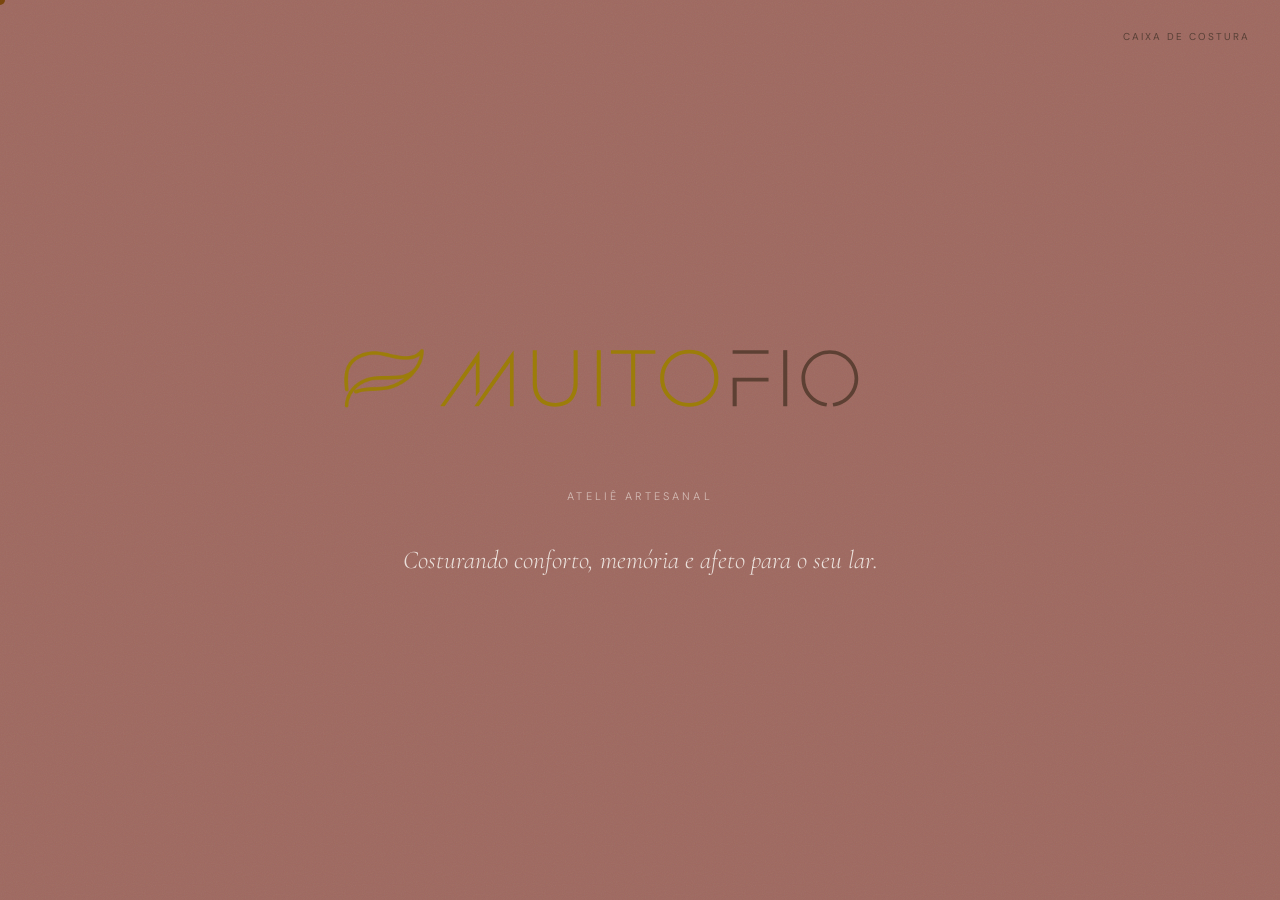
<file: index.html>
<!DOCTYPE html>
<html lang="pt-BR">
<head>
  <meta charset="UTF-8">
  <meta name="viewport" content="width=device-width, initial-scale=1.0">
  <title>Muito Fio — Ateliê Artesanal</title>
  <link rel="preconnect" href="https://fonts.googleapis.com">
  <link href="https://fonts.googleapis.com/css2?family=Cormorant+Garamond:ital,wght@0,300;0,400;0,500;1,300;1,400&family=DM+Sans:wght@300;400;500&display=swap" rel="stylesheet">
  <link rel="stylesheet" href="assets/css/style.css">
  </head>
<body>
  <div class="cursor" id="cursor"></div>


  <button class="secret-btn" onclick="openModal()">Caixa de Costura</button>

  <section class="hero">
    <div class="hero-grain"></div>
    <div class="hero-logo-wrap" style="text-align: center; margin-bottom: 2rem;">
      <img src="assets/brand/SVG Sample.svg" alt="Muito Fio" style="height: 120px; max-width: 90vw; width: auto; opacity: 0.9;">
    </div>
    <div class="hero-tagline">Ateliê Artesanal</div>
    <p class="hero-slogan">Costurando conforto, memória e afeto para o seu lar.</p>
  </section>

  <div class="modal-overlay" id="secretModal">
    <div class="modal-box">
      <h2 class="modal-title">Caixa de Costura</h2>
      <p style="font-size: 12px; color: var(--muted); margin-bottom: 2rem;">Área restrita do ateliê Muito Fio.</p>
      <input type="password" id="passwordInput" class="modal-input" placeholder="Digite a senha" onkeypress="handleEnter(event)">
      <button class="modal-btn" onclick="checkPassword()">Abrir</button>
      <div class="error-msg" id="errorMsg">Ops! Senha incorreta. Tente novamente.</div>
    </div>
  </div>

  <script>
    function openModal() {
      document.getElementById('secretModal').classList.add('active');
      document.getElementById('passwordInput').focus();
    }
    
    // Close modal if clicked outside
    document.getElementById('secretModal').addEventListener('click', function(e) {
      if(e.target === this) {
        this.classList.remove('active');
        document.getElementById('errorMsg').style.display = 'none';
        document.getElementById('passwordInput').value = '';
      }
    });

    function checkPassword() {
      const pwd = document.getElementById('passwordInput').value.toLowerCase().trim();
      if(pwd === 'amora') {
        window.location.href = 'pages/caixa_de_costura.html';
      } else {
        document.getElementById('errorMsg').style.display = 'block';
        document.getElementById('passwordInput').value = '';
      }
    }

    function handleEnter(e) {
      if(e.key === 'Enter') checkPassword();
    }
  </script>
  <script>
    const cursor = document.getElementById('cursor');
    document.addEventListener('mousemove', e => {
      cursor.style.left = e.clientX + 'px';
      cursor.style.top = e.clientY + 'px';
    });
    document.querySelectorAll('a,button,.slogan-card,.s-prod-card,.swatch,.rule-card').forEach(el => {
      el.addEventListener('mouseenter', () => cursor.classList.add('big'));
      el.addEventListener('mouseleave', () => cursor.classList.remove('big'));
    });
  </script>
</body>
</html>
</file>
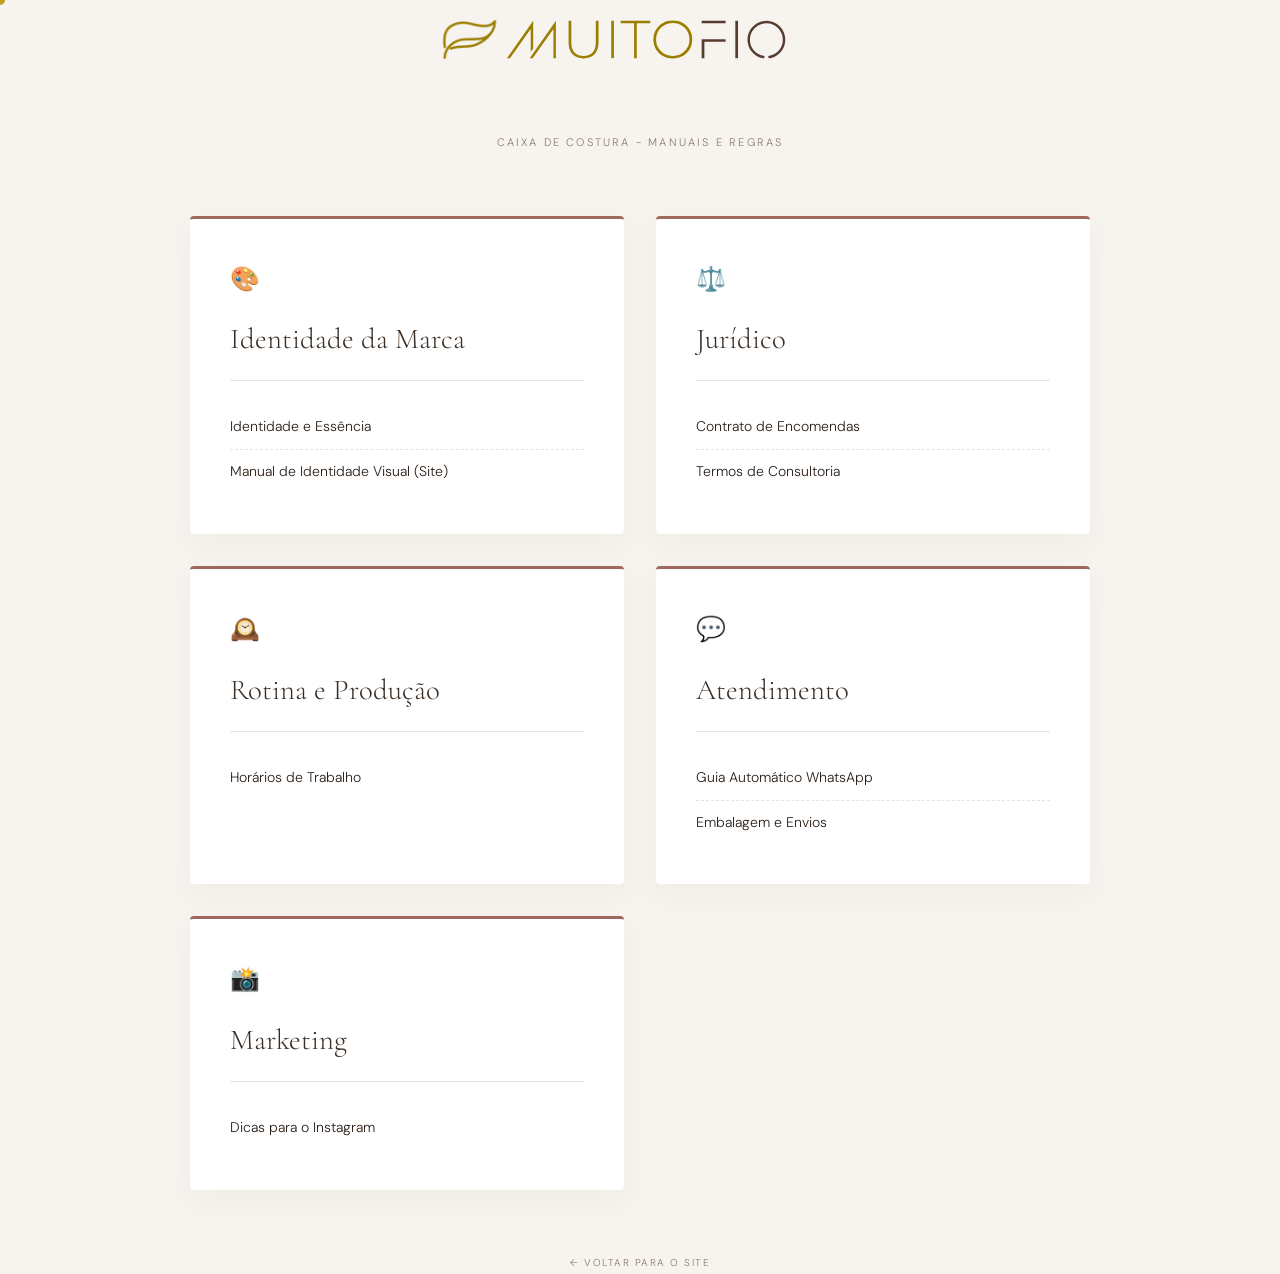
<file: pages/caixa_de_costura.html>
<!DOCTYPE html>
<html lang="pt-BR">
<head>
  <meta charset="UTF-8">
  <meta name="viewport" content="width=device-width, initial-scale=1.0">
  <title>Caixa de Costura — Muito Fio</title>
  <link rel="preconnect" href="https://fonts.googleapis.com">
  <link href="https://fonts.googleapis.com/css2?family=Cormorant+Garamond:ital,wght@0,300;0,400;0,500;1,300;1,400&family=DM+Sans:wght@300;400;500&display=swap" rel="stylesheet">
  <link rel="stylesheet" href="../assets/css/style.css">
  </head>
<body>
  <div class="cursor" id="cursor"></div>


  <div class="dashboard-header">
    <a href="../index.html" class="dash-logo" style="display: inline-block; margin-bottom: 1rem;"><img src="../assets/brand/SVG Sample.svg" alt="Muito Fio" style="height: 80px; max-width: 90vw; width: auto;"></a>
    <div class="dash-title">Caixa de Costura - Manuais e Regras</div>
  </div>

  <div class="grid-container">
    
    <!-- Categoria 1 -->
    <div class="category-card">
      <div class="cat-icon">🎨</div>
      <h2 class="cat-title">Identidade da Marca</h2>
      <a href="marca/essencia_da_marca.html" class="doc-link">Identidade e Essência</a>
      <a href="marca/guia_de_estilo.html" class="doc-link">Manual de Identidade Visual (Site)</a>
    </div>

    <!-- Categoria 2 -->
    <div class="category-card">
      <div class="cat-icon">⚖️</div>
      <h2 class="cat-title">Jurídico</h2>
      <a href="juridico/contrato_encomenda.html" class="doc-link">Contrato de Encomendas</a>
      <a href="juridico/termos_consultoria.html" class="doc-link">Termos de Consultoria</a>
    </div>

    <!-- Categoria 3 -->
    <div class="category-card">
      <div class="cat-icon">🕰️</div>
      <h2 class="cat-title">Rotina e Produção</h2>
      <a href="rotina/horarios_de_trabalho.html" class="doc-link">Horários de Trabalho</a>
    </div>

    <!-- Categoria 4 -->
    <div class="category-card">
      <div class="cat-icon">💬</div>
      <h2 class="cat-title">Atendimento</h2>
      <a href="atendimento/guia_whatsapp.html" class="doc-link">Guia Automático WhatsApp</a>
      <a href="atendimento/embalagem_e_envio.html" class="doc-link">Embalagem e Envios</a>
    </div>

    <!-- Categoria 5 -->
    <div class="category-card">
      <div class="cat-icon">📸</div>
      <h2 class="cat-title">Marketing</h2>
      <a href="marketing/guia_instagram.html" class="doc-link">Dicas para o Instagram</a>
    </div>

  </div>

  <div style="text-align: center;">
    <a href="../index.html" class="back-btn">← Voltar para o Site</a>
  </div>

  <script>
    const cursor = document.getElementById('cursor');
    document.addEventListener('mousemove', e => {
      cursor.style.left = e.clientX + 'px';
      cursor.style.top = e.clientY + 'px';
    });
    document.querySelectorAll('a,button,.slogan-card,.s-prod-card,.swatch,.rule-card').forEach(el => {
      el.addEventListener('mouseenter', () => cursor.classList.add('big'));
      el.addEventListener('mouseleave', () => cursor.classList.remove('big'));
    });
  </script>
</body>
</html>
</file>
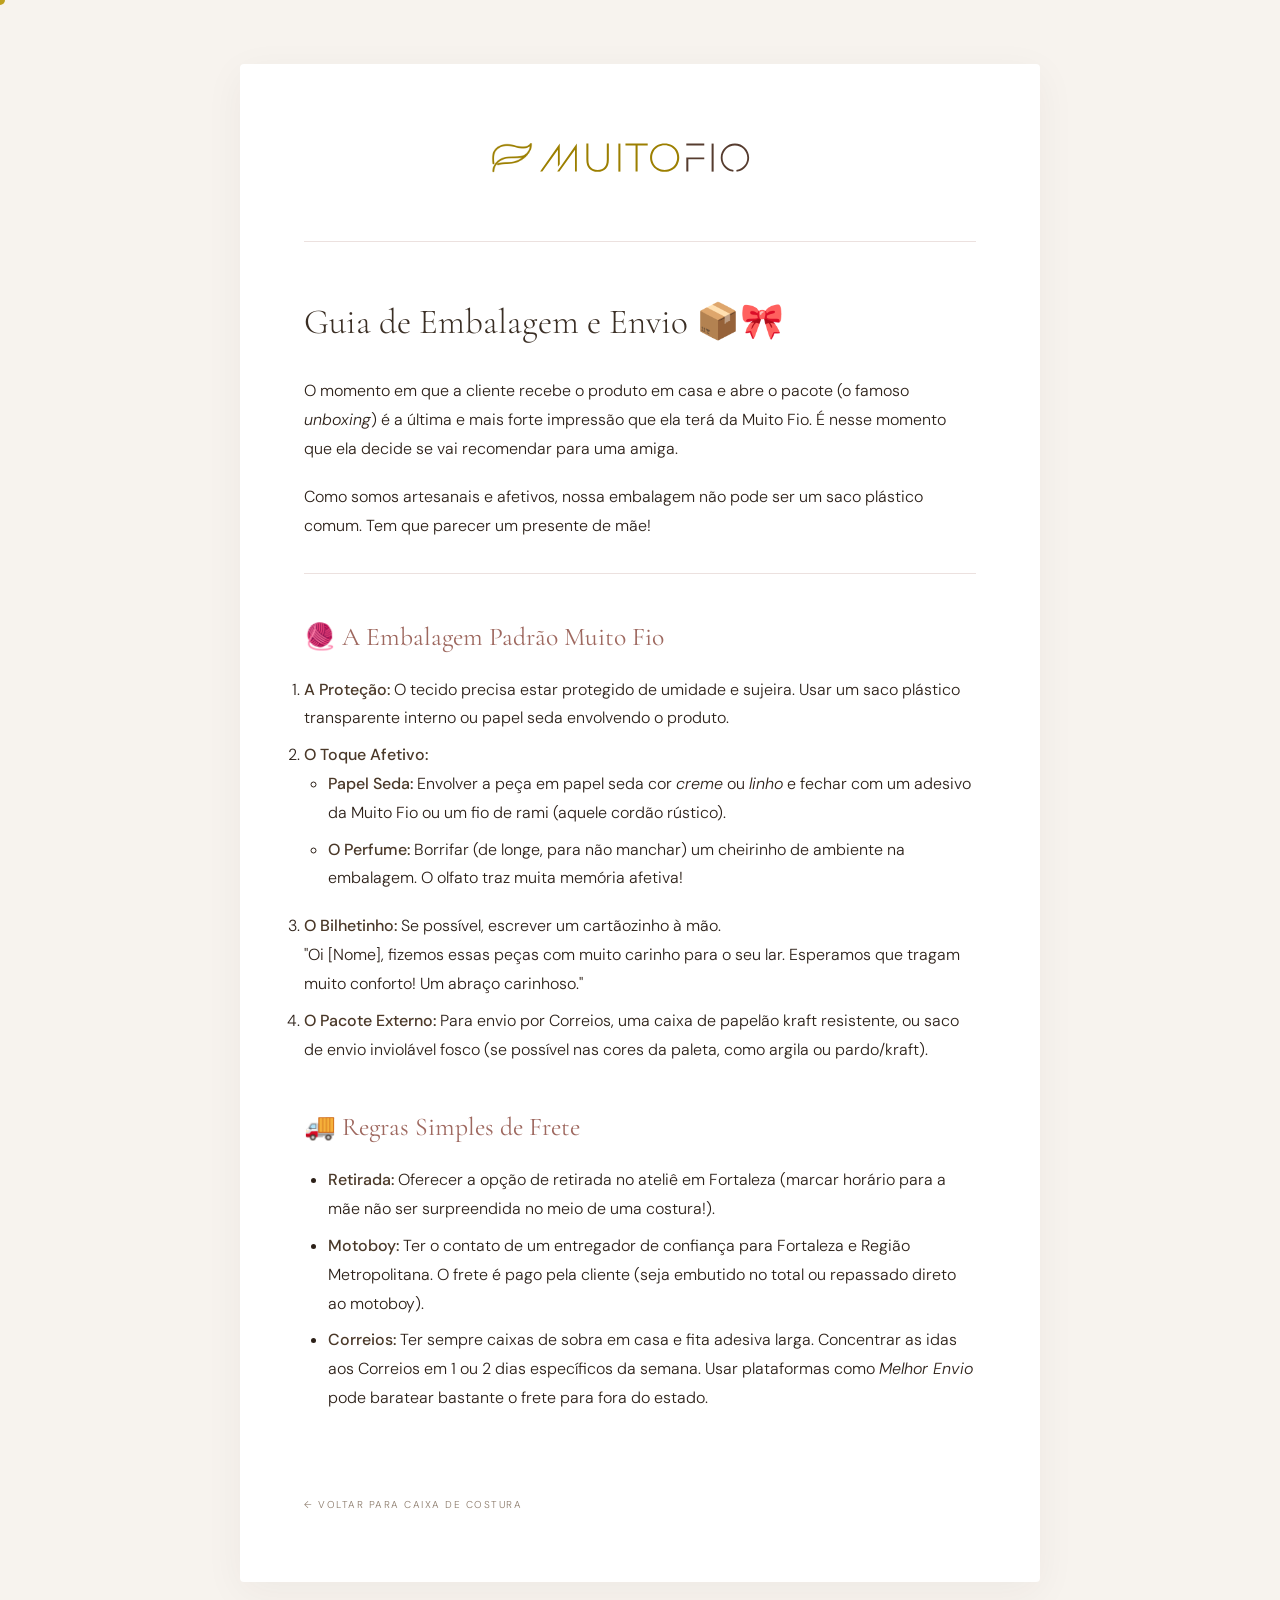
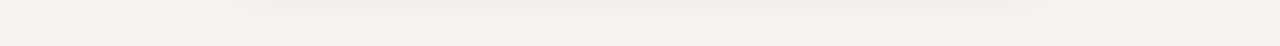
<file: pages/atendimento/embalagem_e_envio.html>
<!DOCTYPE html>
<html lang="pt-BR">
<head>
  <meta charset="UTF-8">
  <meta name="viewport" content="width=device-width, initial-scale=1.0">
  <title>Embalagem e Envio - Muito Fio</title>
  <link rel="preconnect" href="https://fonts.googleapis.com">
  <link href="https://fonts.googleapis.com/css2?family=Cormorant+Garamond:ital,wght@0,300;0,400;0,500;1,300;1,400&family=DM+Sans:wght@300;400;500&display=swap" rel="stylesheet">
  <link rel="stylesheet" href="../../assets/css/style.css">
  </head>
<body>
  <div class="cursor" id="cursor"></div>

  <div class="doc-page">
    <header class="doc-header">
      <a href="../caixa_de_costura.html" class="doc-logo" style="display: block;"><img src="../../assets/brand/SVG Sample.svg" alt="Muito Fio" style="height: 60px; max-width: 90vw; width: auto;"></a>
    </header>
    <main class="doc-content">
      <h1>Guia de Embalagem e Envio 📦🎀</h1>
      <p>O momento em que a cliente recebe o produto em casa e abre o pacote (o famoso <em>unboxing</em>) é a última e mais forte impressão que ela terá da Muito Fio. É nesse momento que ela decide se vai recomendar para uma amiga.</p>
      <p>Como somos artesanais e afetivos, nossa embalagem não pode ser um saco plástico comum. Tem que parecer um presente de mãe!</p>

      <hr>

      <h2>🧶 A Embalagem Padrão Muito Fio</h2>
      <ol>
        <li><strong>A Proteção:</strong> O tecido precisa estar protegido de umidade e sujeira. Usar um saco plástico transparente interno ou papel seda envolvendo o produto.</li>
        <li><strong>O Toque Afetivo:</strong>
          <ul>
            <li><strong>Papel Seda:</strong> Envolver a peça em papel seda cor <em>creme</em> ou <em>linho</em> e fechar com um adesivo da Muito Fio ou um fio de rami (aquele cordão rústico).</li>
            <li><strong>O Perfume:</strong> Borrifar (de longe, para não manchar) um cheirinho de ambiente na embalagem. O olfato traz muita memória afetiva!</li>
          </ul>
        </li>
        <li><strong>O Bilhetinho:</strong> Se possível, escrever um cartãozinho à mão.
          <blockquote>"Oi [Nome], fizemos essas peças com muito carinho para o seu lar. Esperamos que tragam muito conforto! Um abraço carinhoso."</blockquote>
        </li>
        <li><strong>O Pacote Externo:</strong> Para envio por Correios, uma caixa de papelão kraft resistente, ou saco de envio inviolável fosco (se possível nas cores da paleta, como argila ou pardo/kraft).</li>
      </ol>

      <h2>🚚 Regras Simples de Frete</h2>
      <ul>
        <li><strong>Retirada:</strong> Oferecer a opção de retirada no ateliê em Fortaleza (marcar horário para a mãe não ser surpreendida no meio de uma costura!).</li>
        <li><strong>Motoboy:</strong> Ter o contato de um entregador de confiança para Fortaleza e Região Metropolitana. O frete é pago pela cliente (seja embutido no total ou repassado direto ao motoboy).</li>
        <li><strong>Correios:</strong> Ter sempre caixas de sobra em casa e fita adesiva larga. Concentrar as idas aos Correios em 1 ou 2 dias específicos da semana. Usar plataformas como <em>Melhor Envio</em> pode baratear bastante o frete para fora do estado.</li>
      </ul>

      <a href="../caixa_de_costura.html" class="back-btn no-print">← Voltar para Caixa de Costura</a>
    </main>
  </div>
  <script>
    const cursor = document.getElementById('cursor');
    document.addEventListener('mousemove', e => {
      cursor.style.left = e.clientX + 'px';
      cursor.style.top = e.clientY + 'px';
    });
    document.querySelectorAll('a,button,.slogan-card,.s-prod-card,.swatch,.rule-card').forEach(el => {
      el.addEventListener('mouseenter', () => cursor.classList.add('big'));
      el.addEventListener('mouseleave', () => cursor.classList.remove('big'));
    });
  </script>
</body>
</html>
</file>
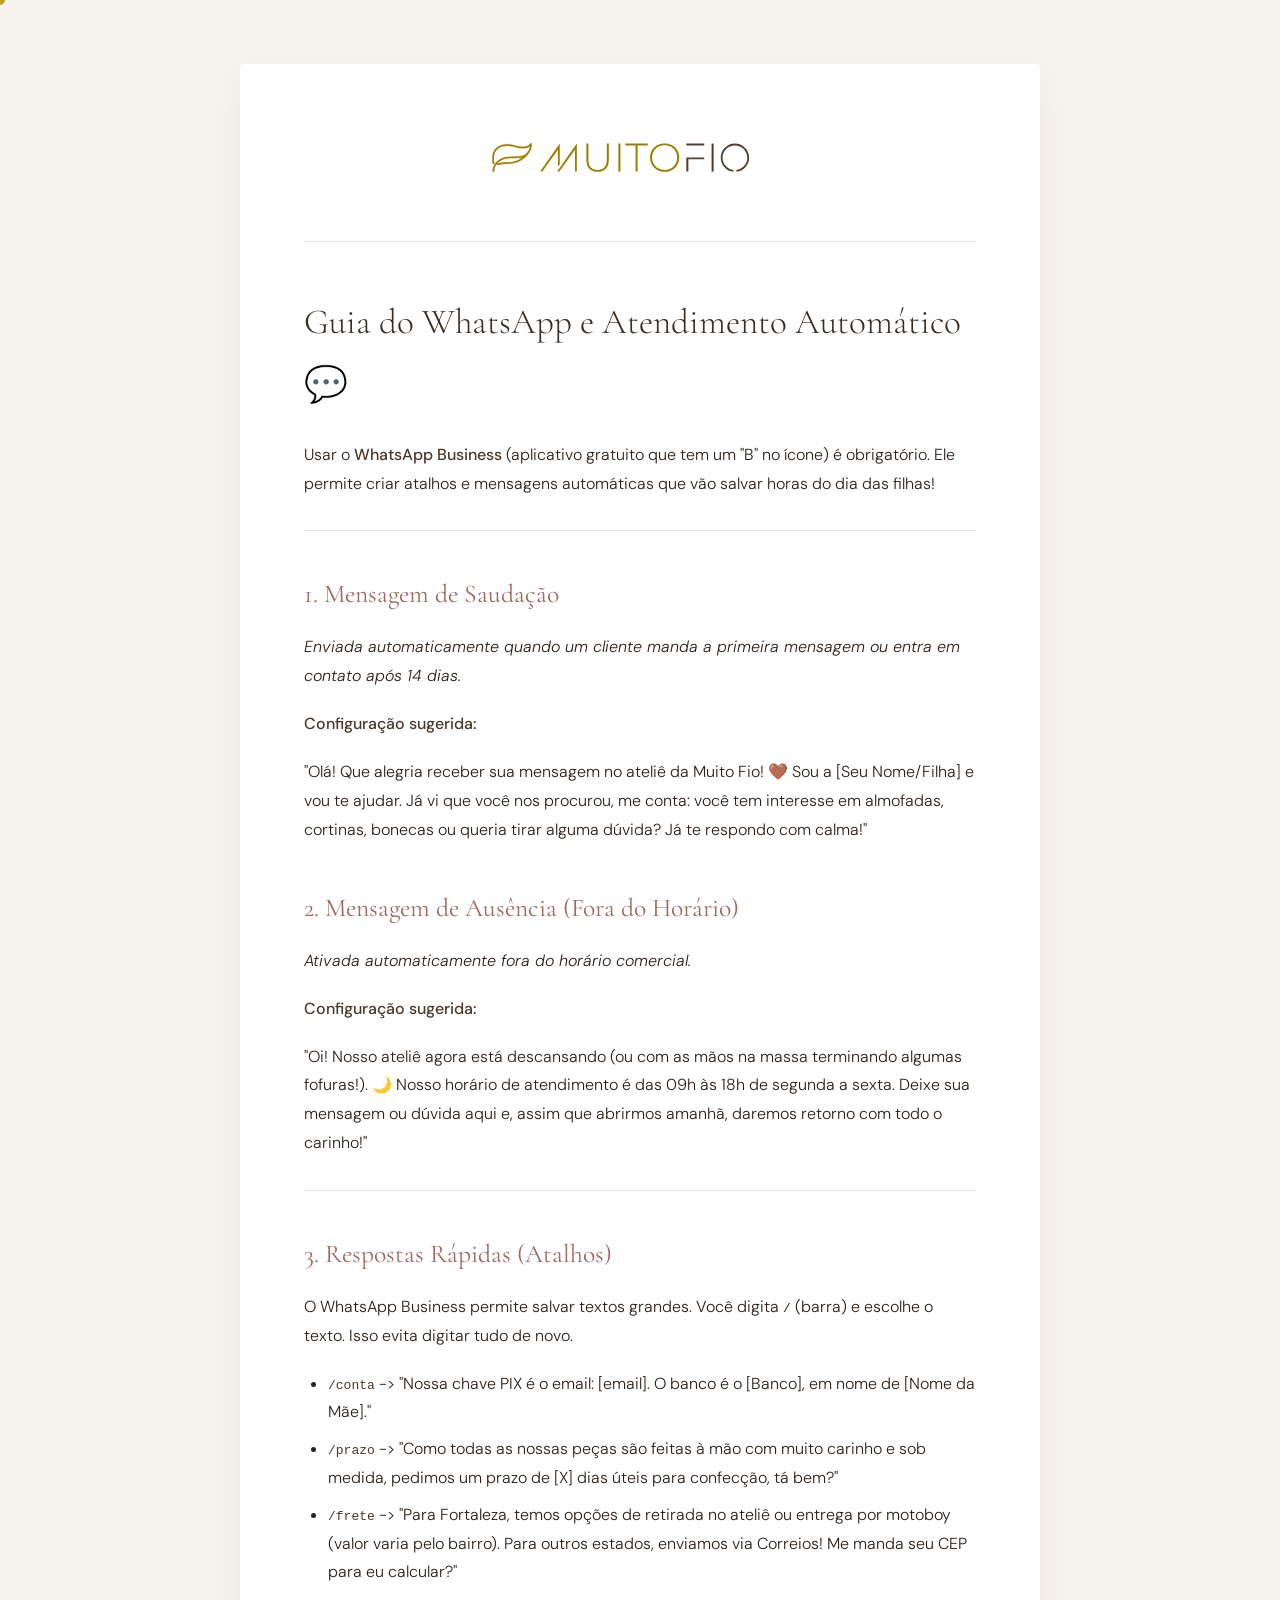
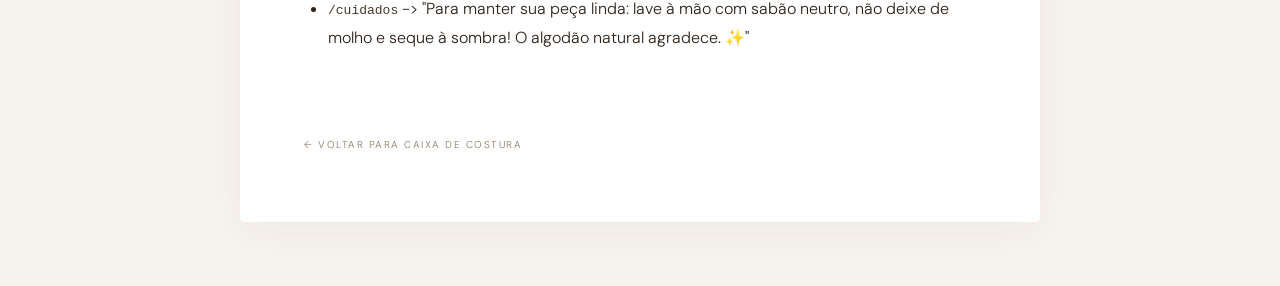
<file: pages/atendimento/guia_whatsapp.html>
<!DOCTYPE html>
<html lang="pt-BR">
<head>
  <meta charset="UTF-8">
  <meta name="viewport" content="width=device-width, initial-scale=1.0">
  <title>Guia do WhatsApp - Muito Fio</title>
  <link rel="preconnect" href="https://fonts.googleapis.com">
  <link href="https://fonts.googleapis.com/css2?family=Cormorant+Garamond:ital,wght@0,300;0,400;0,500;1,300;1,400&family=DM+Sans:wght@300;400;500&display=swap" rel="stylesheet">
  <link rel="stylesheet" href="../../assets/css/style.css">
  </head>
<body>
  <div class="cursor" id="cursor"></div>

  <div class="doc-page">
    <header class="doc-header">
      <a href="../caixa_de_costura.html" class="doc-logo" style="display: block;"><img src="../../assets/brand/SVG Sample.svg" alt="Muito Fio" style="height: 60px; max-width: 90vw; width: auto;"></a>
    </header>
    <main class="doc-content">
      <h1>Guia do WhatsApp e Atendimento Automático 💬</h1>
      <p>Usar o <strong>WhatsApp Business</strong> (aplicativo gratuito que tem um "B" no ícone) é obrigatório. Ele permite criar atalhos e mensagens automáticas que vão salvar horas do dia das filhas!</p>

      <hr>

      <h2>1. Mensagem de Saudação</h2>
      <p><em>Enviada automaticamente quando um cliente manda a primeira mensagem ou entra em contato após 14 dias.</em></p>
      <p><strong>Configuração sugerida:</strong></p>
      <blockquote>"Olá! Que alegria receber sua mensagem no ateliê da Muito Fio! 🤎 Sou a [Seu Nome/Filha] e vou te ajudar. Já vi que você nos procurou, me conta: você tem interesse em almofadas, cortinas, bonecas ou queria tirar alguma dúvida? Já te respondo com calma!"</blockquote>

      <h2>2. Mensagem de Ausência (Fora do Horário)</h2>
      <p><em>Ativada automaticamente fora do horário comercial.</em></p>
      <p><strong>Configuração sugerida:</strong></p>
      <blockquote>"Oi! Nosso ateliê agora está descansando (ou com as mãos na massa terminando algumas fofuras!). 🌙 Nosso horário de atendimento é das 09h às 18h de segunda a sexta. Deixe sua mensagem ou dúvida aqui e, assim que abrirmos amanhã, daremos retorno com todo o carinho!"</blockquote>

      <hr>

      <h2>3. Respostas Rápidas (Atalhos)</h2>
      <p>O WhatsApp Business permite salvar textos grandes. Você digita <code>/</code> (barra) e escolhe o texto. Isso evita digitar tudo de novo.</p>
      <ul>
        <li><strong><code>/conta</code></strong> -> "Nossa chave PIX é o email: [email]. O banco é o [Banco], em nome de [Nome da Mãe]."</li>
        <li><strong><code>/prazo</code></strong> -> "Como todas as nossas peças são feitas à mão com muito carinho e sob medida, pedimos um prazo de [X] dias úteis para confecção, tá bem?"</li>
        <li><strong><code>/frete</code></strong> -> "Para Fortaleza, temos opções de retirada no ateliê ou entrega por motoboy (valor varia pelo bairro). Para outros estados, enviamos via Correios! Me manda seu CEP para eu calcular?"</li>
        <li><strong><code>/cuidados</code></strong> -> "Para manter sua peça linda: lave à mão com sabão neutro, não deixe de molho e seque à sombra! O algodão natural agradece. ✨"</li>
      </ul>

      <a href="../caixa_de_costura.html" class="back-btn no-print">← Voltar para Caixa de Costura</a>
    </main>
  </div>
  <script>
    const cursor = document.getElementById('cursor');
    document.addEventListener('mousemove', e => {
      cursor.style.left = e.clientX + 'px';
      cursor.style.top = e.clientY + 'px';
    });
    document.querySelectorAll('a,button,.slogan-card,.s-prod-card,.swatch,.rule-card').forEach(el => {
      el.addEventListener('mouseenter', () => cursor.classList.add('big'));
      el.addEventListener('mouseleave', () => cursor.classList.remove('big'));
    });
  </script>
</body>
</html>
</file>
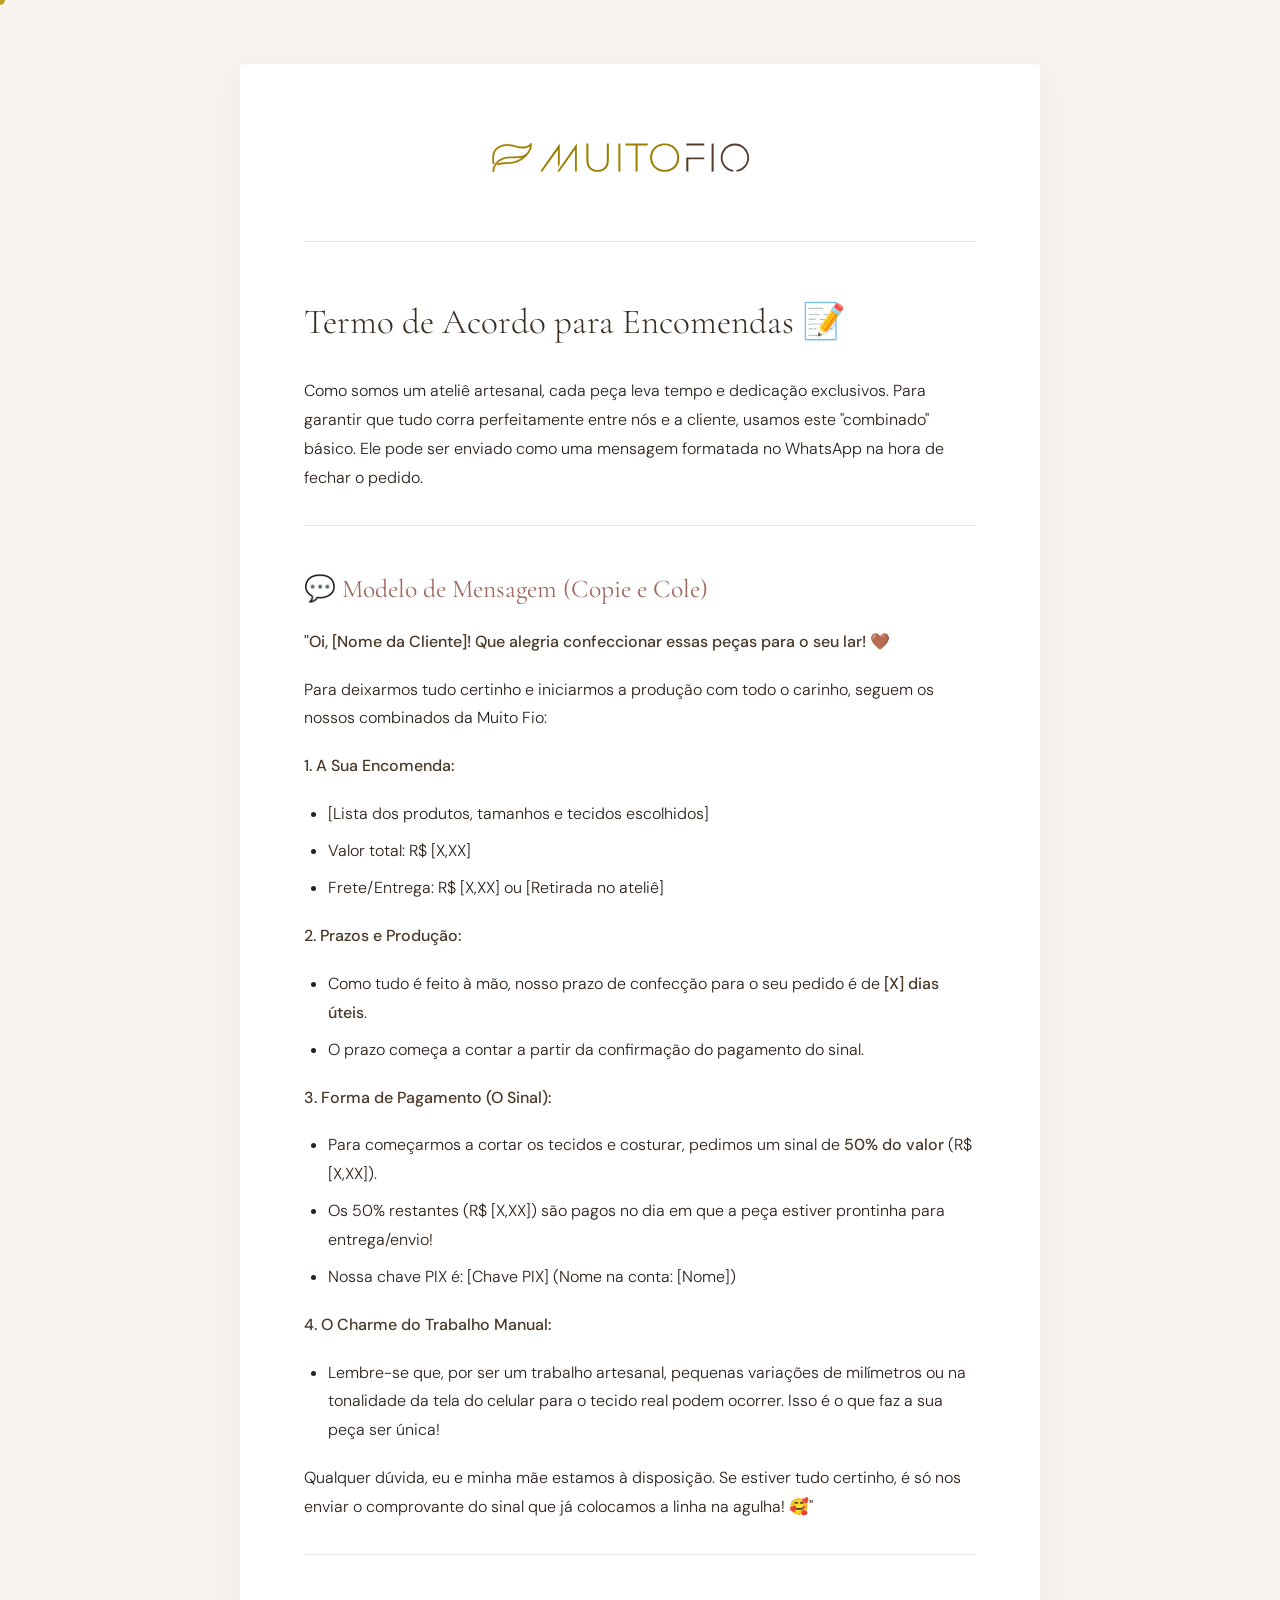
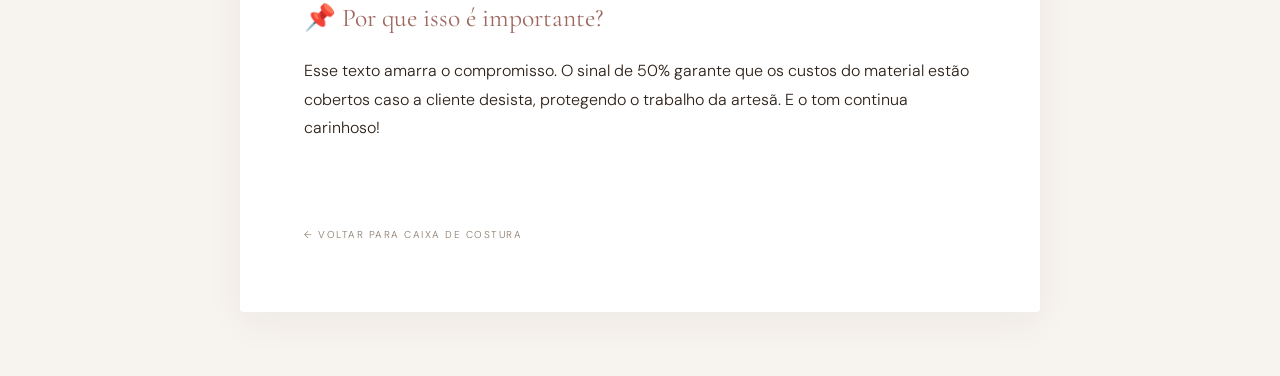
<file: pages/juridico/contrato_encomenda.html>
<!DOCTYPE html>
<html lang="pt-BR">
<head>
  <meta charset="UTF-8">
  <meta name="viewport" content="width=device-width, initial-scale=1.0">
  <title>Contrato de Encomenda - Muito Fio</title>
  <link rel="preconnect" href="https://fonts.googleapis.com">
  <link href="https://fonts.googleapis.com/css2?family=Cormorant+Garamond:ital,wght@0,300;0,400;0,500;1,300;1,400&family=DM+Sans:wght@300;400;500&display=swap" rel="stylesheet">
  <link rel="stylesheet" href="../../assets/css/style.css">
  </head>
<body>
  <div class="cursor" id="cursor"></div>

  <div class="doc-page">
    <header class="doc-header">
      <a href="../caixa_de_costura.html" class="doc-logo" style="display: block;"><img src="../../assets/brand/SVG Sample.svg" alt="Muito Fio" style="height: 60px; max-width: 90vw; width: auto;"></a>
    </header>
    <main class="doc-content">
      <h1>Termo de Acordo para Encomendas 📝</h1>
      <p>Como somos um ateliê artesanal, cada peça leva tempo e dedicação exclusivos. Para garantir que tudo corra perfeitamente entre nós e a cliente, usamos este "combinado" básico. Ele pode ser enviado como uma mensagem formatada no WhatsApp na hora de fechar o pedido.</p>

      <hr>

      <h2>💬 Modelo de Mensagem (Copie e Cole)</h2>
      <p><strong>"Oi, [Nome da Cliente]! Que alegria confeccionar essas peças para o seu lar! 🤎</strong></p>
      <p>Para deixarmos tudo certinho e iniciarmos a produção com todo o carinho, seguem os nossos combinados da Muito Fio:</p>

      <p><strong>1. A Sua Encomenda:</strong></p>
      <ul>
        <li>[Lista dos produtos, tamanhos e tecidos escolhidos]</li>
        <li>Valor total: R$ [X,XX]</li>
        <li>Frete/Entrega: R$ [X,XX] ou [Retirada no ateliê]</li>
      </ul>

      <p><strong>2. Prazos e Produção:</strong></p>
      <ul>
        <li>Como tudo é feito à mão, nosso prazo de confecção para o seu pedido é de <strong>[X] dias úteis</strong>.</li>
        <li>O prazo começa a contar a partir da confirmação do pagamento do sinal.</li>
      </ul>

      <p><strong>3. Forma de Pagamento (O Sinal):</strong></p>
      <ul>
        <li>Para começarmos a cortar os tecidos e costurar, pedimos um sinal de <strong>50% do valor</strong> (R$ [X,XX]).</li>
        <li>Os 50% restantes (R$ [X,XX]) são pagos no dia em que a peça estiver prontinha para entrega/envio!</li>
        <li>Nossa chave PIX é: [Chave PIX] (Nome na conta: [Nome])</li>
      </ul>

      <p><strong>4. O Charme do Trabalho Manual:</strong></p>
      <ul>
        <li>Lembre-se que, por ser um trabalho artesanal, pequenas variações de milímetros ou na tonalidade da tela do celular para o tecido real podem ocorrer. Isso é o que faz a sua peça ser única!</li>
      </ul>

      <p>Qualquer dúvida, eu e minha mãe estamos à disposição. Se estiver tudo certinho, é só nos enviar o comprovante do sinal que já colocamos a linha na agulha! 🥰"</p>

      <hr>

      <h2>📌 Por que isso é importante?</h2>
      <p>Esse texto amarra o compromisso. O sinal de 50% garante que os custos do material estão cobertos caso a cliente desista, protegendo o trabalho da artesã. E o tom continua carinhoso!</p>

      <a href="../caixa_de_costura.html" class="back-btn no-print">← Voltar para Caixa de Costura</a>
    </main>
  </div>
  <script>
    const cursor = document.getElementById('cursor');
    document.addEventListener('mousemove', e => {
      cursor.style.left = e.clientX + 'px';
      cursor.style.top = e.clientY + 'px';
    });
    document.querySelectorAll('a,button,.slogan-card,.s-prod-card,.swatch,.rule-card').forEach(el => {
      el.addEventListener('mouseenter', () => cursor.classList.add('big'));
      el.addEventListener('mouseleave', () => cursor.classList.remove('big'));
    });
  </script>
</body>
</html>
</file>
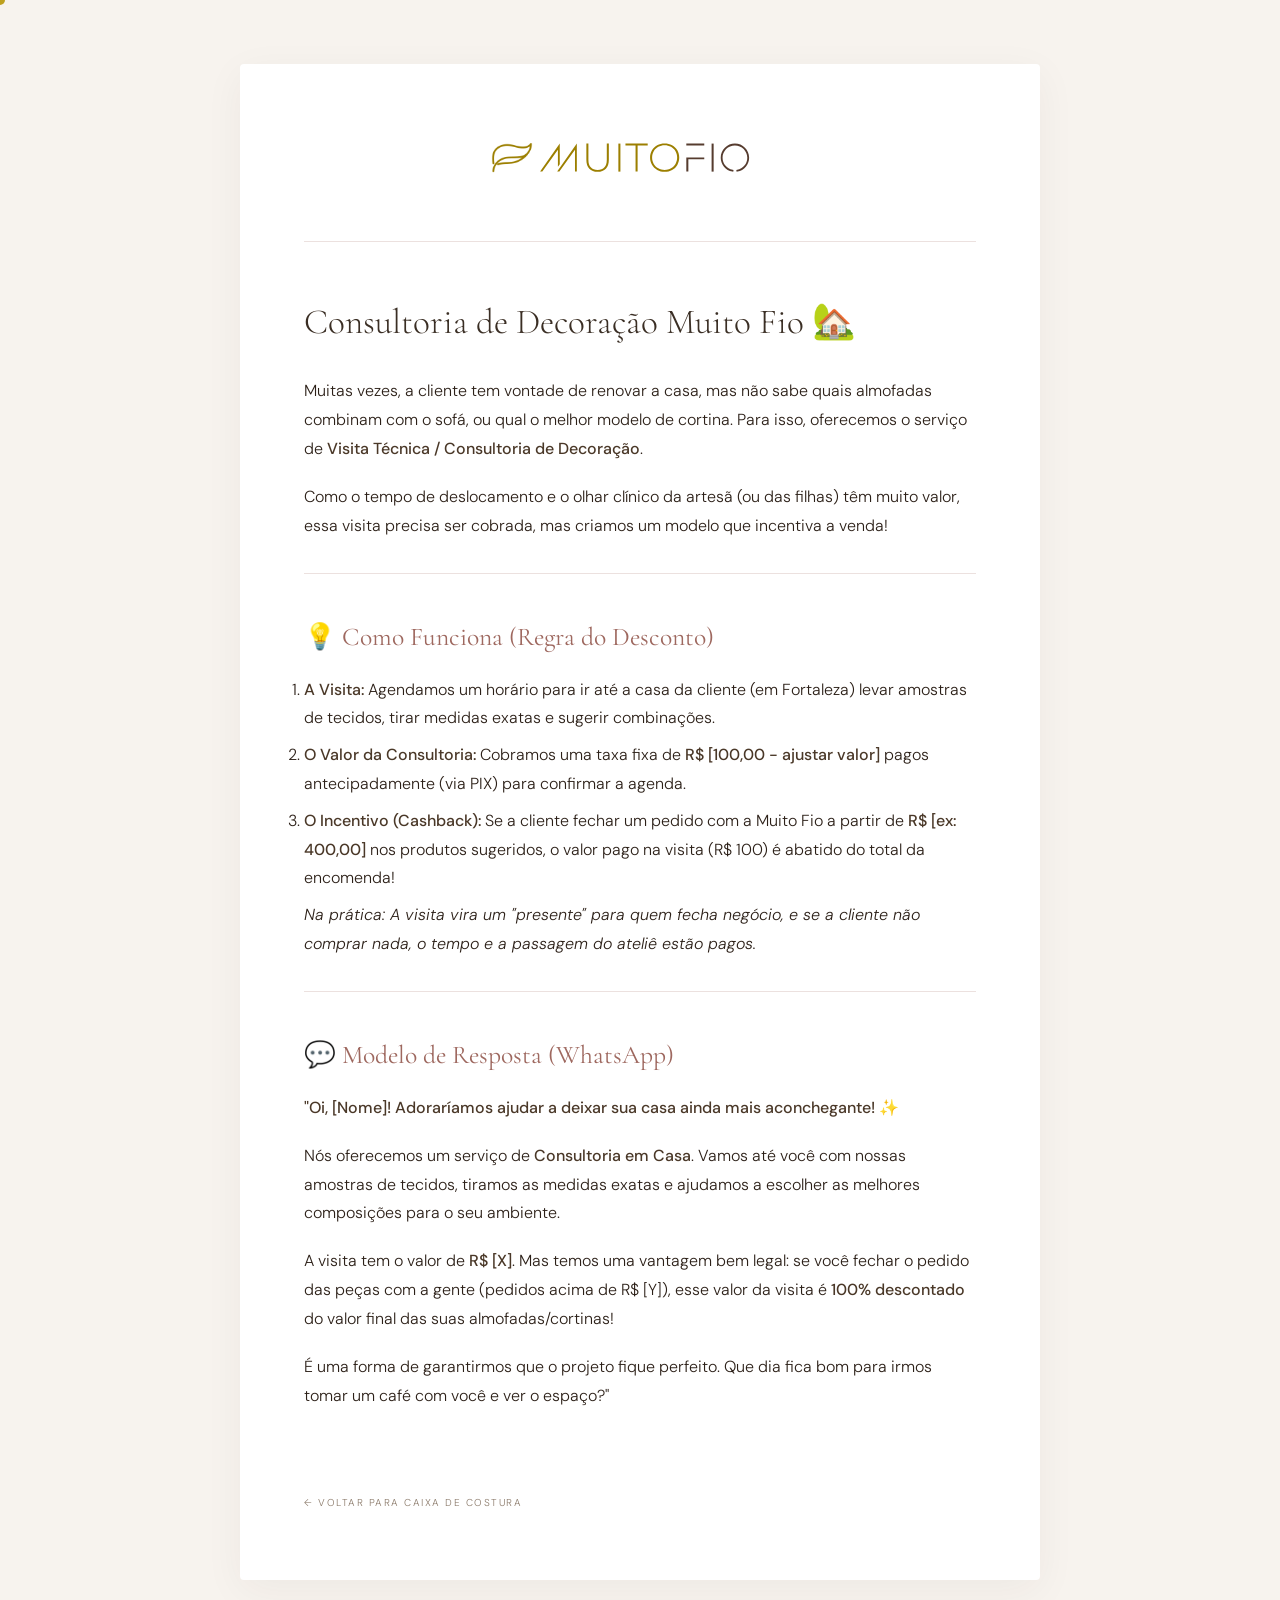
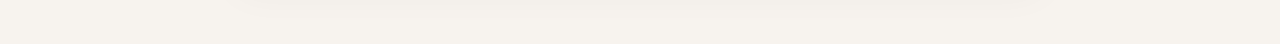
<file: pages/juridico/termos_consultoria.html>
<!DOCTYPE html>
<html lang="pt-BR">
<head>
  <meta charset="UTF-8">
  <meta name="viewport" content="width=device-width, initial-scale=1.0">
  <title>Termos de Consultoria - Muito Fio</title>
  <link rel="preconnect" href="https://fonts.googleapis.com">
  <link href="https://fonts.googleapis.com/css2?family=Cormorant+Garamond:ital,wght@0,300;0,400;0,500;1,300;1,400&family=DM+Sans:wght@300;400;500&display=swap" rel="stylesheet">
  <link rel="stylesheet" href="../../assets/css/style.css">
  </head>
<body>
  <div class="cursor" id="cursor"></div>

  <div class="doc-page">
    <header class="doc-header">
      <a href="../caixa_de_costura.html" class="doc-logo" style="display: block;"><img src="../../assets/brand/SVG Sample.svg" alt="Muito Fio" style="height: 60px; max-width: 90vw; width: auto;"></a>
    </header>
    <main class="doc-content">
      <h1>Consultoria de Decoração Muito Fio 🏡</h1>
      <p>Muitas vezes, a cliente tem vontade de renovar a casa, mas não sabe quais almofadas combinam com o sofá, ou qual o melhor modelo de cortina. Para isso, oferecemos o serviço de <strong>Visita Técnica / Consultoria de Decoração</strong>.</p>
      <p>Como o tempo de deslocamento e o olhar clínico da artesã (ou das filhas) têm muito valor, essa visita precisa ser cobrada, mas criamos um modelo que incentiva a venda!</p>

      <hr>

      <h2>💡 Como Funciona (Regra do Desconto)</h2>
      <ol>
        <li><strong>A Visita:</strong> Agendamos um horário para ir até a casa da cliente (em Fortaleza) levar amostras de tecidos, tirar medidas exatas e sugerir combinações.</li>
        <li><strong>O Valor da Consultoria:</strong> Cobramos uma taxa fixa de <strong>R$ [100,00 - ajustar valor]</strong> pagos antecipadamente (via PIX) para confirmar a agenda.</li>
        <li><strong>O Incentivo (Cashback):</strong> Se a cliente fechar um pedido com a Muito Fio a partir de <strong>R$ [ex: 400,00]</strong> nos produtos sugeridos, o valor pago na visita (R$ 100) é abatido do total da encomenda!</li>
      </ol>
      <p><em>Na prática: A visita vira um "presente" para quem fecha negócio, e se a cliente não comprar nada, o tempo e a passagem do ateliê estão pagos.</em></p>

      <hr>

      <h2>💬 Modelo de Resposta (WhatsApp)</h2>
      <p><strong>"Oi, [Nome]! Adoraríamos ajudar a deixar sua casa ainda mais aconchegante! ✨</strong></p>
      <p>Nós oferecemos um serviço de <strong>Consultoria em Casa</strong>. Vamos até você com nossas amostras de tecidos, tiramos as medidas exatas e ajudamos a escolher as melhores composições para o seu ambiente.</p>
      <p>A visita tem o valor de <strong>R$ [X]</strong>. Mas temos uma vantagem bem legal: se você fechar o pedido das peças com a gente (pedidos acima de R$ [Y]), esse valor da visita é <strong>100% descontado</strong> do valor final das suas almofadas/cortinas!</p>
      <p>É uma forma de garantirmos que o projeto fique perfeito. Que dia fica bom para irmos tomar um café com você e ver o espaço?"</p>

      <a href="../caixa_de_costura.html" class="back-btn no-print">← Voltar para Caixa de Costura</a>
    </main>
  </div>
  <script>
    const cursor = document.getElementById('cursor');
    document.addEventListener('mousemove', e => {
      cursor.style.left = e.clientX + 'px';
      cursor.style.top = e.clientY + 'px';
    });
    document.querySelectorAll('a,button,.slogan-card,.s-prod-card,.swatch,.rule-card').forEach(el => {
      el.addEventListener('mouseenter', () => cursor.classList.add('big'));
      el.addEventListener('mouseleave', () => cursor.classList.remove('big'));
    });
  </script>
</body>
</html>
</file>
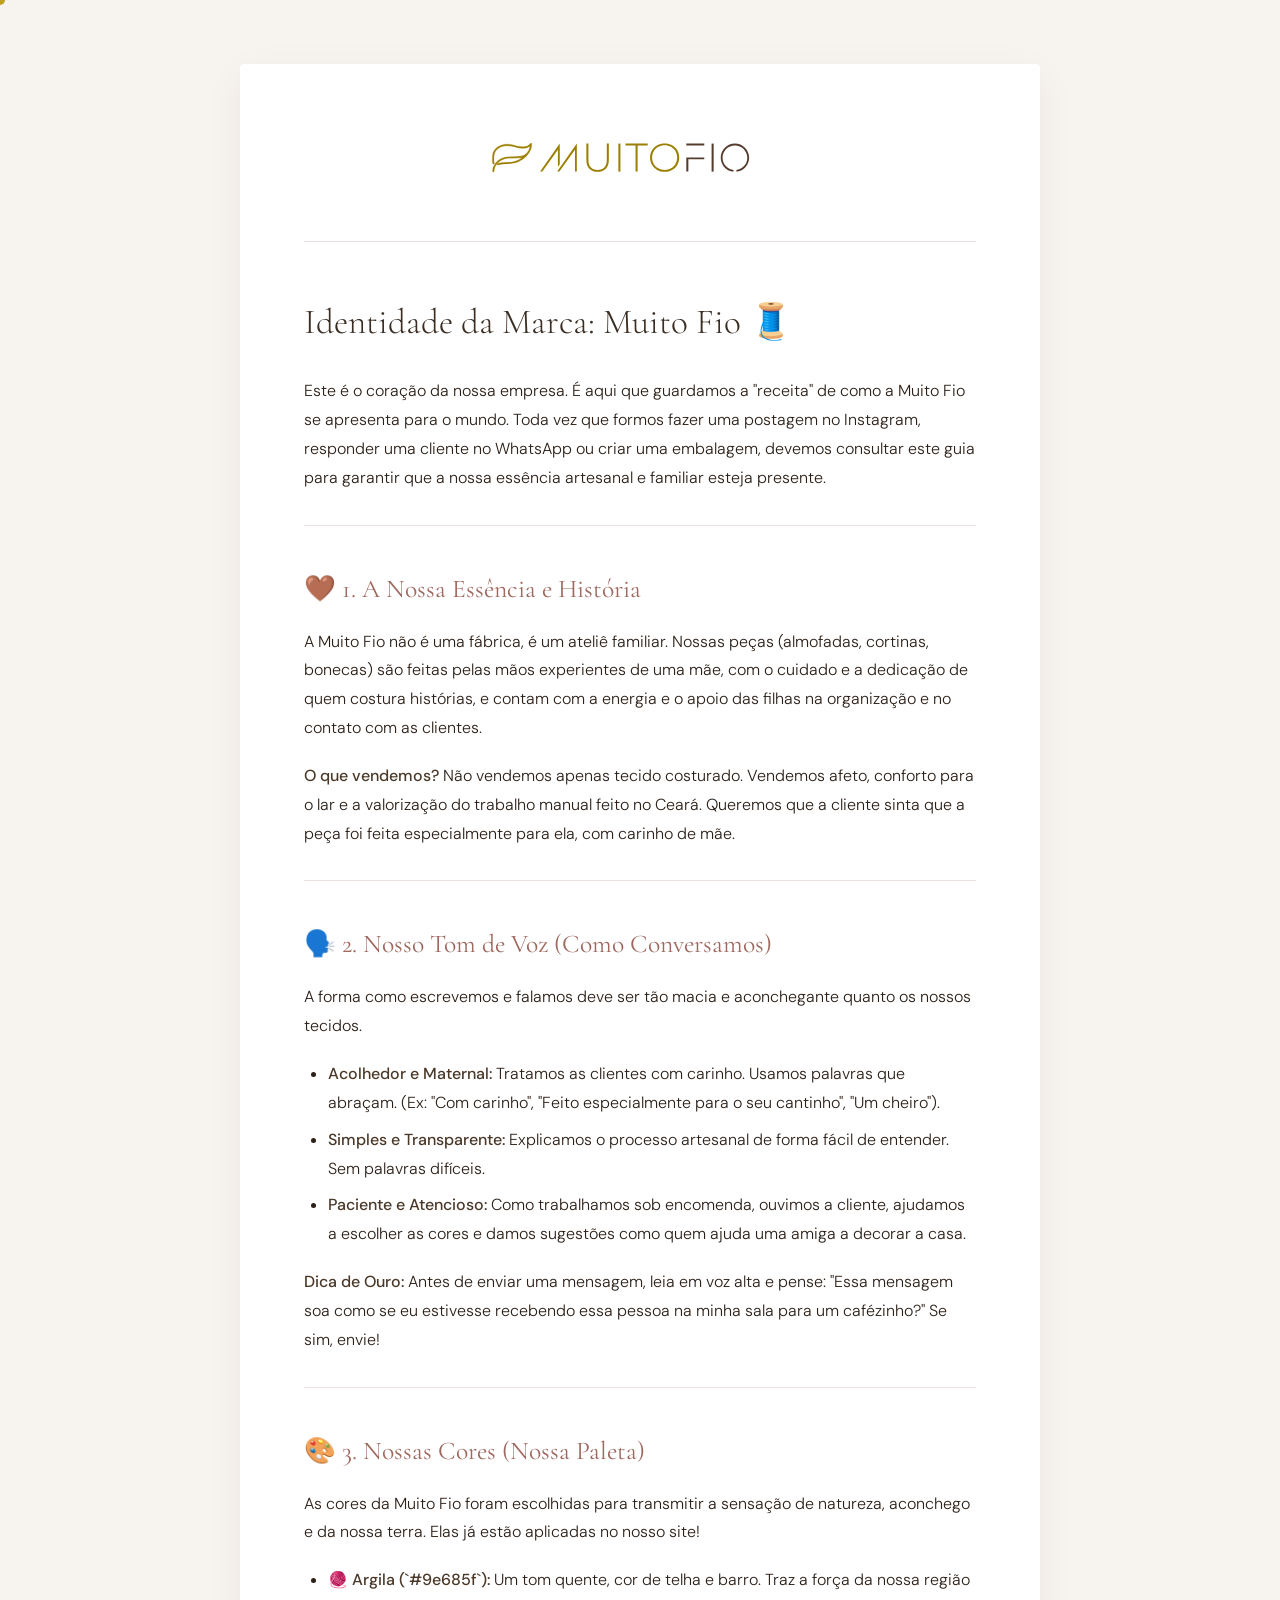
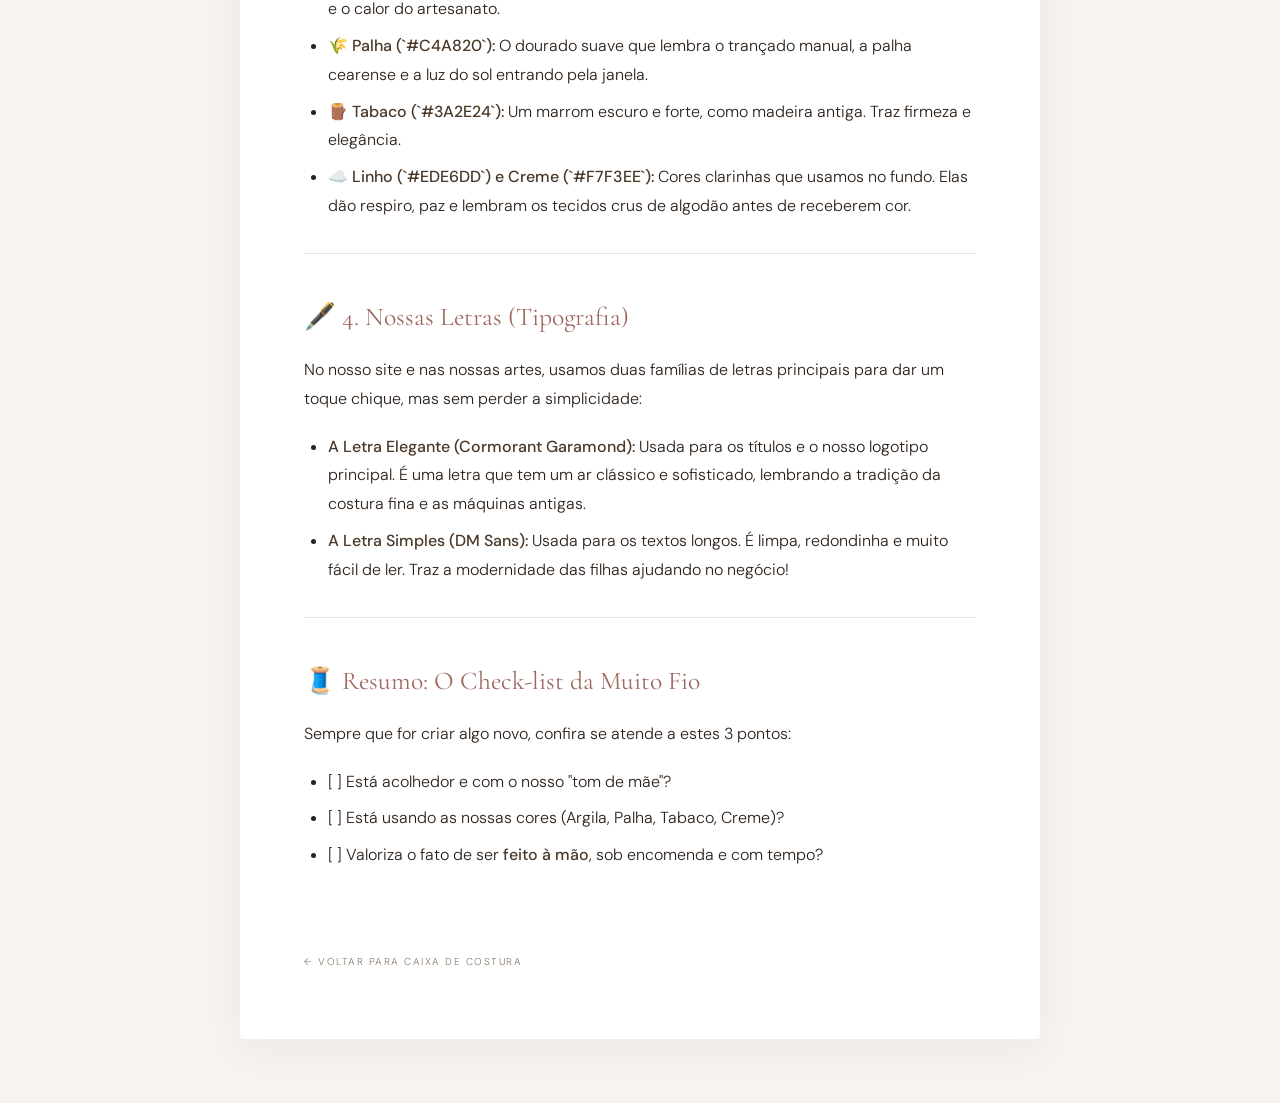
<file: pages/marca/essencia_da_marca.html>
<!DOCTYPE html>
<html lang="pt-BR">
<head>
  <meta charset="UTF-8">
  <meta name="viewport" content="width=device-width, initial-scale=1.0">
  <title>Identidade da Marca - Muito Fio</title>
  <link rel="preconnect" href="https://fonts.googleapis.com">
  <link href="https://fonts.googleapis.com/css2?family=Cormorant+Garamond:ital,wght@0,300;0,400;0,500;1,300;1,400&family=DM+Sans:wght@300;400;500&display=swap" rel="stylesheet">
  <link rel="stylesheet" href="../../assets/css/style.css">
  </head>
<body>
  <div class="cursor" id="cursor"></div>

  <div class="doc-page">
    <header class="doc-header">
      <a href="../caixa_de_costura.html" class="doc-logo" style="display: block;"><img src="../../assets/brand/SVG Sample.svg" alt="Muito Fio" style="height: 60px; max-width: 90vw; width: auto;"></a>
    </header>
    <main class="doc-content">
      <h1>Identidade da Marca: Muito Fio 🧵</h1>
      <p>Este é o coração da nossa empresa. É aqui que guardamos a "receita" de como a Muito Fio se apresenta para o mundo. Toda vez que formos fazer uma postagem no Instagram, responder uma cliente no WhatsApp ou criar uma embalagem, devemos consultar este guia para garantir que a nossa essência artesanal e familiar esteja presente.</p>
      
      <hr>

      <h2>🤎 1. A Nossa Essência e História</h2>
      <p>A Muito Fio não é uma fábrica, é um ateliê familiar. Nossas peças (almofadas, cortinas, bonecas) são feitas pelas mãos experientes de uma mãe, com o cuidado e a dedicação de quem costura histórias, e contam com a energia e o apoio das filhas na organização e no contato com as clientes.</p>
      <p><strong>O que vendemos?</strong> Não vendemos apenas tecido costurado. Vendemos afeto, conforto para o lar e a valorização do trabalho manual feito no Ceará. Queremos que a cliente sinta que a peça foi feita especialmente para ela, com carinho de mãe.</p>

      <hr>

      <h2>🗣️ 2. Nosso Tom de Voz (Como Conversamos)</h2>
      <p>A forma como escrevemos e falamos deve ser tão macia e aconchegante quanto os nossos tecidos.</p>
      <ul>
        <li><strong>Acolhedor e Maternal:</strong> Tratamos as clientes com carinho. Usamos palavras que abraçam. (Ex: "Com carinho", "Feito especialmente para o seu cantinho", "Um cheiro").</li>
        <li><strong>Simples e Transparente:</strong> Explicamos o processo artesanal de forma fácil de entender. Sem palavras difíceis.</li>
        <li><strong>Paciente e Atencioso:</strong> Como trabalhamos sob encomenda, ouvimos a cliente, ajudamos a escolher as cores e damos sugestões como quem ajuda uma amiga a decorar a casa.</li>
      </ul>
      <blockquote><strong>Dica de Ouro:</strong> Antes de enviar uma mensagem, leia em voz alta e pense: "Essa mensagem soa como se eu estivesse recebendo essa pessoa na minha sala para um cafézinho?" Se sim, envie!</blockquote>

      <hr>

      <h2>🎨 3. Nossas Cores (Nossa Paleta)</h2>
      <p>As cores da Muito Fio foram escolhidas para transmitir a sensação de natureza, aconchego e da nossa terra. Elas já estão aplicadas no nosso site!</p>
      <ul>
        <li>🧶 <strong>Argila (`#9e685f`):</strong> Um tom quente, cor de telha e barro. Traz a força da nossa região e o calor do artesanato.</li>
        <li>🌾 <strong>Palha (`#C4A820`):</strong> O dourado suave que lembra o trançado manual, a palha cearense e a luz do sol entrando pela janela.</li>
        <li>🪵 <strong>Tabaco (`#3A2E24`):</strong> Um marrom escuro e forte, como madeira antiga. Traz firmeza e elegância.</li>
        <li>☁️ <strong>Linho (`#EDE6DD`) e Creme (`#F7F3EE`):</strong> Cores clarinhas que usamos no fundo. Elas dão respiro, paz e lembram os tecidos crus de algodão antes de receberem cor.</li>
      </ul>

      <hr>

      <h2>🖋️ 4. Nossas Letras (Tipografia)</h2>
      <p>No nosso site e nas nossas artes, usamos duas famílias de letras principais para dar um toque chique, mas sem perder a simplicidade:</p>
      <ul>
        <li><strong>A Letra Elegante (Cormorant Garamond):</strong> Usada para os títulos e o nosso logotipo principal. É uma letra que tem um ar clássico e sofisticado, lembrando a tradição da costura fina e as máquinas antigas.</li>
        <li><strong>A Letra Simples (DM Sans):</strong> Usada para os textos longos. É limpa, redondinha e muito fácil de ler. Traz a modernidade das filhas ajudando no negócio!</li>
      </ul>

      <hr>

      <h2>🧵 Resumo: O Check-list da Muito Fio</h2>
      <p>Sempre que for criar algo novo, confira se atende a estes 3 pontos:</p>
      <ul>
        <li>[ ] Está acolhedor e com o nosso "tom de mãe"?</li>
        <li>[ ] Está usando as nossas cores (Argila, Palha, Tabaco, Creme)?</li>
        <li>[ ] Valoriza o fato de ser <strong>feito à mão</strong>, sob encomenda e com tempo?</li>
      </ul>

      <a href="../caixa_de_costura.html" class="back-btn no-print">← Voltar para Caixa de Costura</a>
    </main>
  </div>
  <script>
    const cursor = document.getElementById('cursor');
    document.addEventListener('mousemove', e => {
      cursor.style.left = e.clientX + 'px';
      cursor.style.top = e.clientY + 'px';
    });
    document.querySelectorAll('a,button,.slogan-card,.s-prod-card,.swatch,.rule-card').forEach(el => {
      el.addEventListener('mouseenter', () => cursor.classList.add('big'));
      el.addEventListener('mouseleave', () => cursor.classList.remove('big'));
    });
  </script>
</body>
</html>
</file>
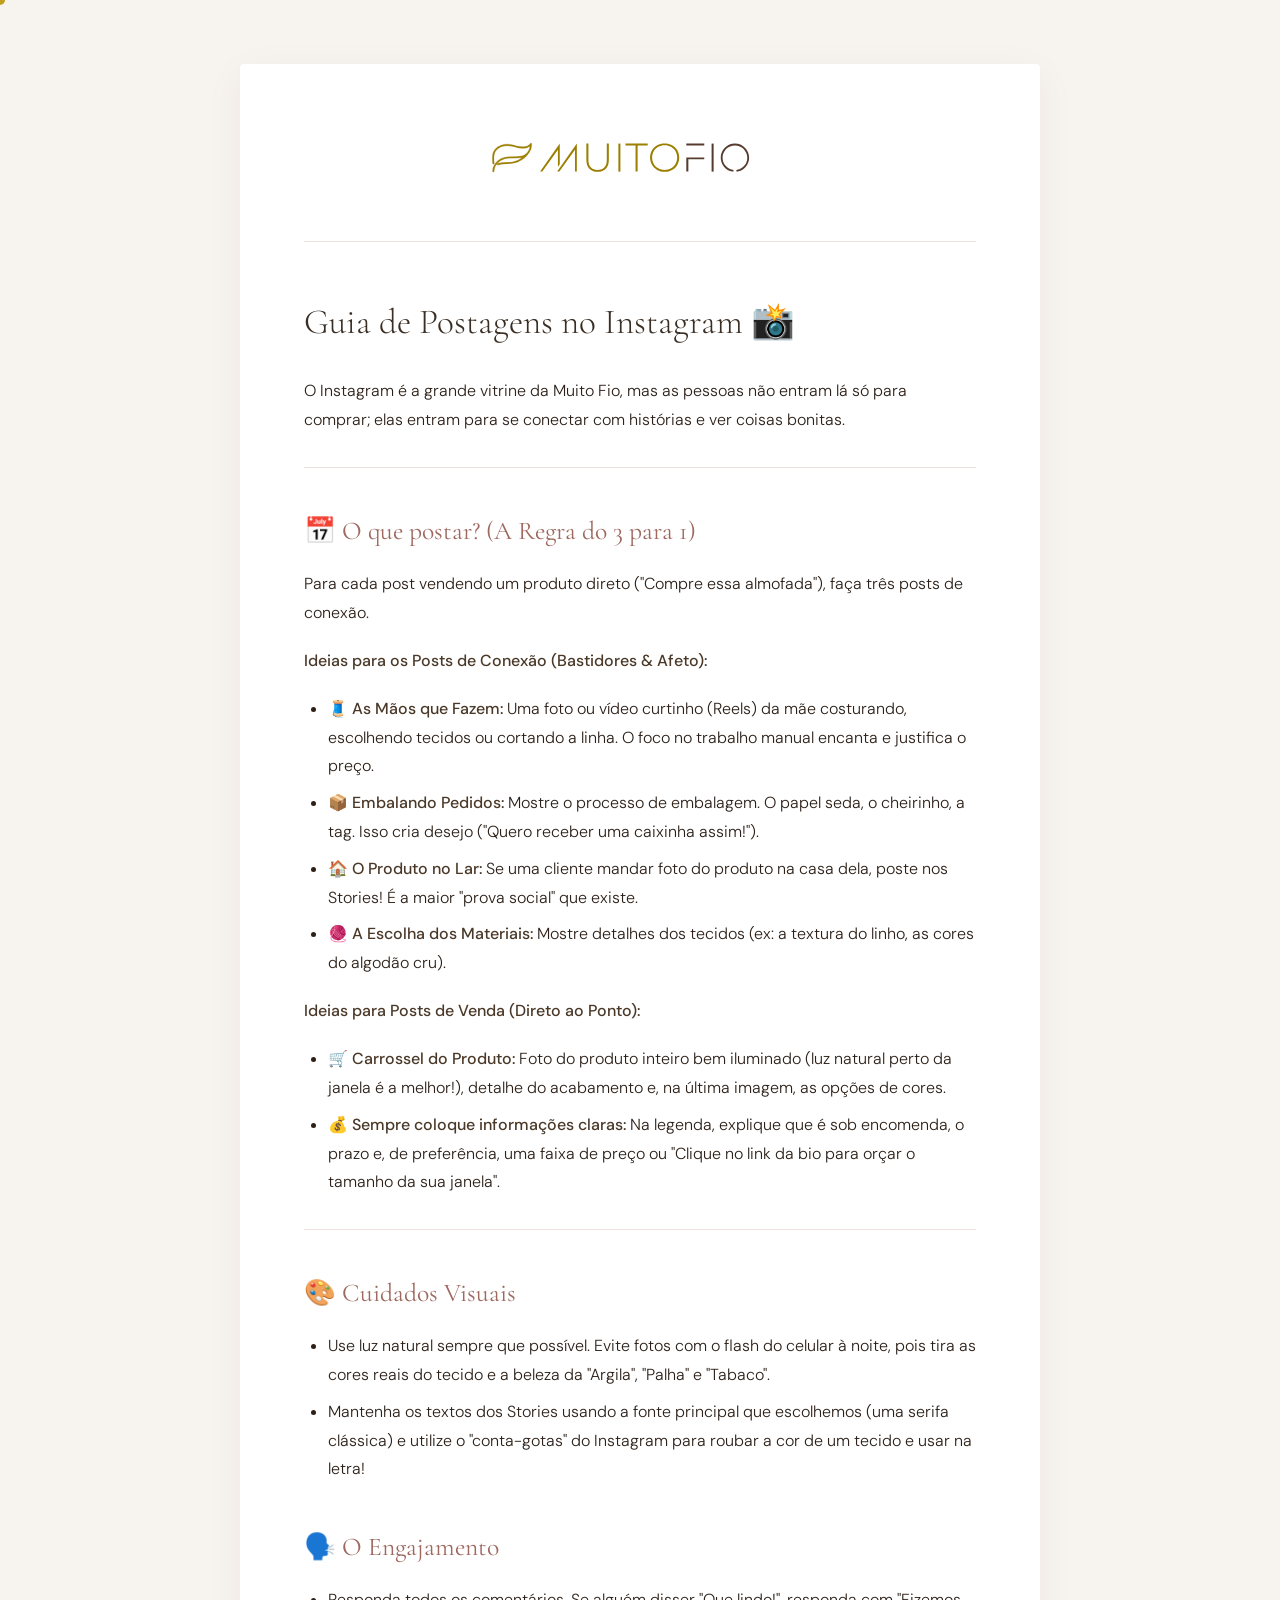
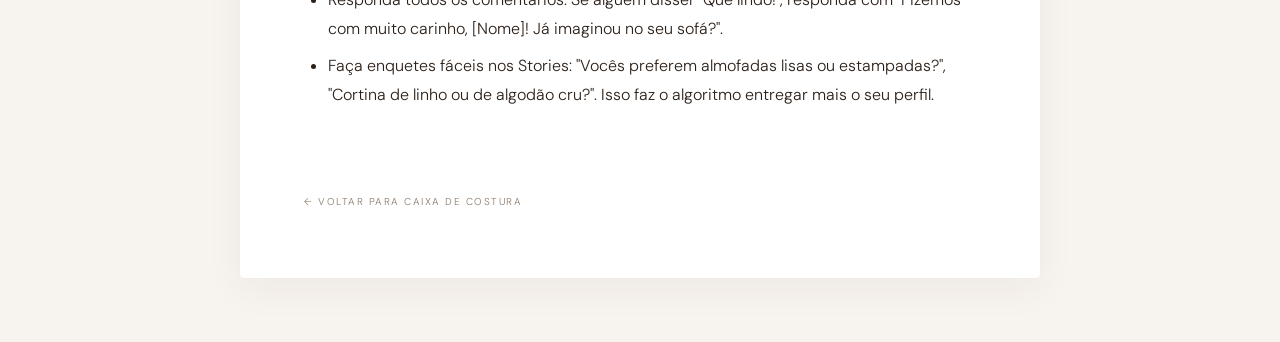
<file: pages/marketing/guia_instagram.html>
<!DOCTYPE html>
<html lang="pt-BR">
<head>
  <meta charset="UTF-8">
  <meta name="viewport" content="width=device-width, initial-scale=1.0">
  <title>Dicas para o Instagram - Muito Fio</title>
  <link rel="preconnect" href="https://fonts.googleapis.com">
  <link href="https://fonts.googleapis.com/css2?family=Cormorant+Garamond:ital,wght@0,300;0,400;0,500;1,300;1,400&family=DM+Sans:wght@300;400;500&display=swap" rel="stylesheet">
  <link rel="stylesheet" href="../../assets/css/style.css">
  </head>
<body>
  <div class="cursor" id="cursor"></div>

  <div class="doc-page">
    <header class="doc-header">
      <a href="../caixa_de_costura.html" class="doc-logo" style="display: block;"><img src="../../assets/brand/SVG Sample.svg" alt="Muito Fio" style="height: 60px; max-width: 90vw; width: auto;"></a>
    </header>
    <main class="doc-content">
      <h1>Guia de Postagens no Instagram 📸</h1>
      <p>O Instagram é a grande vitrine da Muito Fio, mas as pessoas não entram lá só para comprar; elas entram para se conectar com histórias e ver coisas bonitas.</p>

      <hr>

      <h2>📅 O que postar? (A Regra do 3 para 1)</h2>
      <p>Para cada post vendendo um produto direto ("Compre essa almofada"), faça três posts de conexão.</p>
      
      <p><strong>Ideias para os Posts de Conexão (Bastidores & Afeto):</strong></p>
      <ul>
        <li>🧵 <strong>As Mãos que Fazem:</strong> Uma foto ou vídeo curtinho (Reels) da mãe costurando, escolhendo tecidos ou cortando a linha. O foco no trabalho manual encanta e justifica o preço.</li>
        <li>📦 <strong>Embalando Pedidos:</strong> Mostre o processo de embalagem. O papel seda, o cheirinho, a tag. Isso cria desejo ("Quero receber uma caixinha assim!").</li>
        <li>🏠 <strong>O Produto no Lar:</strong> Se uma cliente mandar foto do produto na casa dela, poste nos Stories! É a maior "prova social" que existe.</li>
        <li>🧶 <strong>A Escolha dos Materiais:</strong> Mostre detalhes dos tecidos (ex: a textura do linho, as cores do algodão cru).</li>
      </ul>

      <p><strong>Ideias para Posts de Venda (Direto ao Ponto):</strong></p>
      <ul>
        <li>🛒 <strong>Carrossel do Produto:</strong> Foto do produto inteiro bem iluminado (luz natural perto da janela é a melhor!), detalhe do acabamento e, na última imagem, as opções de cores.</li>
        <li>💰 <strong>Sempre coloque informações claras:</strong> Na legenda, explique que é sob encomenda, o prazo e, de preferência, uma faixa de preço ou "Clique no link da bio para orçar o tamanho da sua janela".</li>
      </ul>

      <hr>

      <h2>🎨 Cuidados Visuais</h2>
      <ul>
        <li>Use luz natural sempre que possível. Evite fotos com o flash do celular à noite, pois tira as cores reais do tecido e a beleza da "Argila", "Palha" e "Tabaco".</li>
        <li>Mantenha os textos dos Stories usando a fonte principal que escolhemos (uma serifa clássica) e utilize o "conta-gotas" do Instagram para roubar a cor de um tecido e usar na letra!</li>
      </ul>

      <h2>🗣️ O Engajamento</h2>
      <ul>
        <li>Responda todos os comentários. Se alguém disser "Que lindo!", responda com "Fizemos com muito carinho, [Nome]! Já imaginou no seu sofá?".</li>
        <li>Faça enquetes fáceis nos Stories: "Vocês preferem almofadas lisas ou estampadas?", "Cortina de linho ou de algodão cru?". Isso faz o algoritmo entregar mais o seu perfil.</li>
      </ul>

      <a href="../caixa_de_costura.html" class="back-btn no-print">← Voltar para Caixa de Costura</a>
    </main>
  </div>
  <script>
    const cursor = document.getElementById('cursor');
    document.addEventListener('mousemove', e => {
      cursor.style.left = e.clientX + 'px';
      cursor.style.top = e.clientY + 'px';
    });
    document.querySelectorAll('a,button,.slogan-card,.s-prod-card,.swatch,.rule-card').forEach(el => {
      el.addEventListener('mouseenter', () => cursor.classList.add('big'));
      el.addEventListener('mouseleave', () => cursor.classList.remove('big'));
    });
  </script>
</body>
</html>
</file>
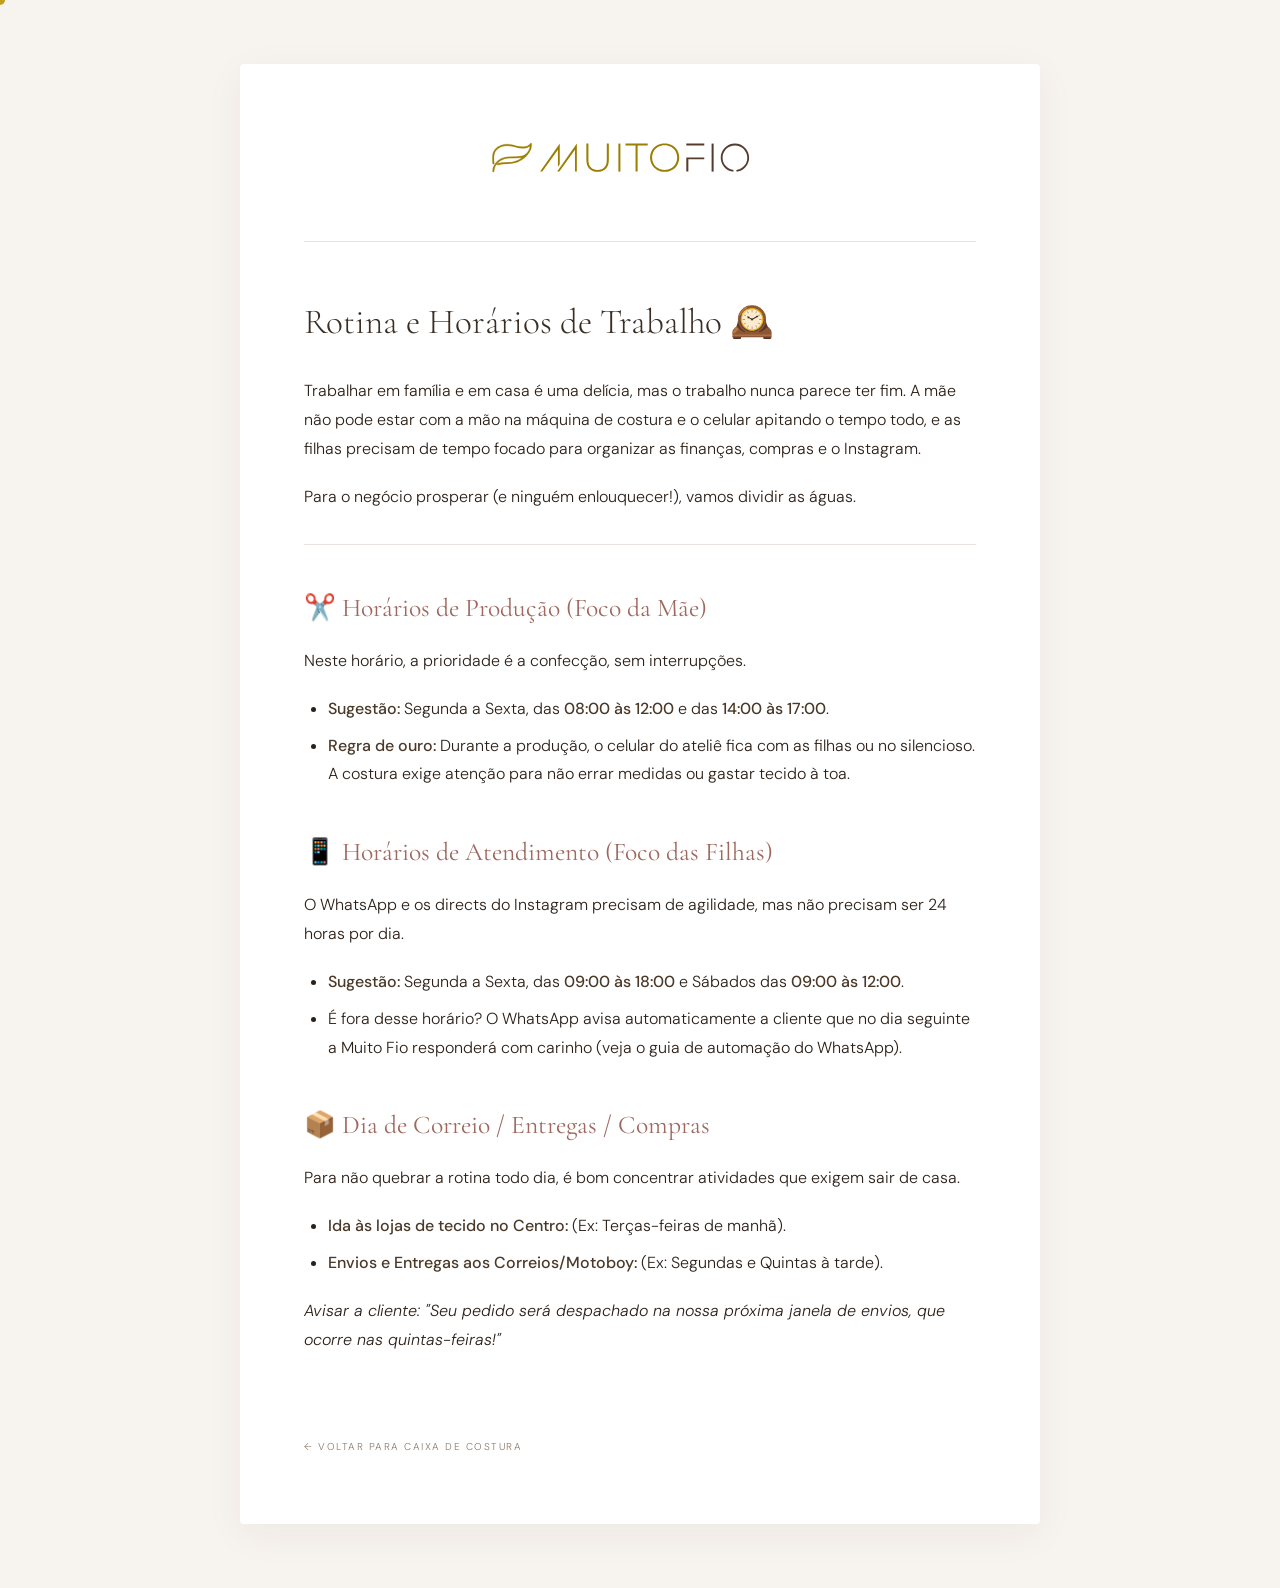
<file: pages/rotina/horarios_de_trabalho.html>
<!DOCTYPE html>
<html lang="pt-BR">
<head>
  <meta charset="UTF-8">
  <meta name="viewport" content="width=device-width, initial-scale=1.0">
  <title>Horários de Trabalho - Muito Fio</title>
  <link rel="preconnect" href="https://fonts.googleapis.com">
  <link href="https://fonts.googleapis.com/css2?family=Cormorant+Garamond:ital,wght@0,300;0,400;0,500;1,300;1,400&family=DM+Sans:wght@300;400;500&display=swap" rel="stylesheet">
  <link rel="stylesheet" href="../../assets/css/style.css">
  </head>
<body>
  <div class="cursor" id="cursor"></div>

  <div class="doc-page">
    <header class="doc-header">
      <a href="../caixa_de_costura.html" class="doc-logo" style="display: block;"><img src="../../assets/brand/SVG Sample.svg" alt="Muito Fio" style="height: 60px; max-width: 90vw; width: auto;"></a>
    </header>
    <main class="doc-content">
      <h1>Rotina e Horários de Trabalho 🕰️</h1>
      <p>Trabalhar em família e em casa é uma delícia, mas o trabalho nunca parece ter fim. A mãe não pode estar com a mão na máquina de costura e o celular apitando o tempo todo, e as filhas precisam de tempo focado para organizar as finanças, compras e o Instagram.</p>
      <p>Para o negócio prosperar (e ninguém enlouquecer!), vamos dividir as águas.</p>

      <hr>

      <h2>✂️ Horários de Produção (Foco da Mãe)</h2>
      <p>Neste horário, a prioridade é a confecção, sem interrupções.</p>
      <ul>
        <li><strong>Sugestão:</strong> Segunda a Sexta, das <strong>08:00 às 12:00</strong> e das <strong>14:00 às 17:00</strong>.</li>
        <li><strong>Regra de ouro:</strong> Durante a produção, o celular do ateliê fica com as filhas ou no silencioso. A costura exige atenção para não errar medidas ou gastar tecido à toa.</li>
      </ul>

      <h2>📱 Horários de Atendimento (Foco das Filhas)</h2>
      <p>O WhatsApp e os directs do Instagram precisam de agilidade, mas não precisam ser 24 horas por dia.</p>
      <ul>
        <li><strong>Sugestão:</strong> Segunda a Sexta, das <strong>09:00 às 18:00</strong> e Sábados das <strong>09:00 às 12:00</strong>.</li>
        <li>É fora desse horário? O WhatsApp avisa automaticamente a cliente que no dia seguinte a Muito Fio responderá com carinho (veja o guia de automação do WhatsApp).</li>
      </ul>

      <h2>📦 Dia de Correio / Entregas / Compras</h2>
      <p>Para não quebrar a rotina todo dia, é bom concentrar atividades que exigem sair de casa.</p>
      <ul>
        <li><strong>Ida às lojas de tecido no Centro:</strong> (Ex: Terças-feiras de manhã).</li>
        <li><strong>Envios e Entregas aos Correios/Motoboy:</strong> (Ex: Segundas e Quintas à tarde).</li>
      </ul>
      <p><em>Avisar a cliente: "Seu pedido será despachado na nossa próxima janela de envios, que ocorre nas quintas-feiras!"</em></p>

      <a href="../caixa_de_costura.html" class="back-btn no-print">← Voltar para Caixa de Costura</a>
    </main>
  </div>
  <script>
    const cursor = document.getElementById('cursor');
    document.addEventListener('mousemove', e => {
      cursor.style.left = e.clientX + 'px';
      cursor.style.top = e.clientY + 'px';
    });
    document.querySelectorAll('a,button,.slogan-card,.s-prod-card,.swatch,.rule-card').forEach(el => {
      el.addEventListener('mouseenter', () => cursor.classList.add('big'));
      el.addEventListener('mouseleave', () => cursor.classList.remove('big'));
    });
  </script>
</body>
</html>
</file>
<file: assets/css/style.css>
*,
    *::before,
    *::after {
      box-sizing: border-box;
      margin: 0;
      padding: 0;
      cursor: none !important;
    }

    :root {
      --argila: #9e685f;
      --palha: #C4A820;
      --tabaco: #3A2E24;
      --linho: #EDE6DD;
      --creme: #F7F3EE;
      --muted: #8C7B6B;
      --text: #2C2018;
      --serif: 'Cormorant Garamond', serif;
      --sans: 'DM Sans', sans-serif;
    }

    html {
      scroll-behavior: smooth;
    }

    body {
      font-family: var(--sans);
      background: var(--creme);
      color: var(--text);
      font-weight: 300;
      line-height: 1.7;
    }

    .cursor {
      width: 10px;
      height: 10px;
      border-radius: 50%;
      background: var(--palha);
      position: fixed;
      top: 0;
      left: 0;
      pointer-events: none;
      z-index: 9999;
      transform: translate(-50%, -50%);
      transition: width .2s, height .2s, background .2s;
      mix-blend-mode: multiply;
    }

    .cursor.big {
      width: 36px;
      height: 36px;
      background: var(--argila);
      opacity: .5;
    }

    nav {
      position: fixed;
      top: 0;
      left: 0;
      right: 0;
      z-index: 100;
      display: flex;
      justify-content: space-between;
      align-items: center;
      padding: 1.2rem 1.5rem;
      background: rgba(247, 243, 238, .9);
      backdrop-filter: blur(12px);
      border-bottom: .5px solid rgba(158, 104, 95, .15);
    }

    .nav-logo {
      font-family: var(--serif);
      font-size: 1.5rem;
      font-weight: 300;
      letter-spacing: .04em;
      color: var(--tabaco);
      text-decoration: none;
    }

    .nav-logo span {
      color: var(--palha);
    }

    .nav-links {
      display: none;
      gap: 2.5rem;
      list-style: none;
    }

    .nav-links a {
      font-size: 10px;
      letter-spacing: .18em;
      text-transform: uppercase;
      color: var(--muted);
      text-decoration: none;
      transition: color .2s;
    }

    .nav-links a:hover {
      color: var(--tabaco);
    }

    section {
      padding: 4rem 1.5rem;
    }

    .section-label {
      display: block;
      font-size: 10px;
      letter-spacing: .22em;
      text-transform: uppercase;
      color: var(--muted);
      font-weight: 500;
      margin-bottom: .5rem;
    }

    .section-title {
      font-family: var(--serif);
      font-size: 2.8rem;
      font-weight: 300;
      color: var(--tabaco);
      line-height: 1.1;
      margin-bottom: 3rem;
    }

    .section-title em {
      font-style: italic;
      color: var(--argila);
    }

    /* HERO */
    .hero {
      min-height: 100vh;
      background: var(--argila);
      display: flex;
      flex-direction: column;
      align-items: center;
      justify-content: center;
      text-align: center;
      position: relative;
      overflow: hidden;
      padding: 0;
    }

    .hero-grain {
      position: absolute;
      inset: 0;
      background-image: url("data:image/svg+xml,%3Csvg viewBox='0 0 200 200' xmlns='http://www.w3.org/2000/svg'%3E%3Cfilter id='n'%3E%3CfeTurbulence type='fractalNoise' baseFrequency='0.9' numOctaves='4' stitchTiles='stitch'/%3E%3C/filter%3E%3Crect width='100%25' height='100%25' filter='url(%23n)' opacity='0.07'/%3E%3C/svg%3E");
      background-size: 200px;
      pointer-events: none;
    }

    .hero-scroll-hint {
      position: absolute;
      bottom: 2.5rem;
      left: 50%;
      transform: translateX(-50%);
      display: flex;
      flex-direction: column;
      align-items: center;
      gap: 8px;
      font-size: 9px;
      letter-spacing: .2em;
      text-transform: uppercase;
      color: rgba(247, 243, 238, .5);
      animation: bounce 2.5s ease infinite;
    }

    .hero-scroll-hint::after {
      content: '';
      display: block;
      width: 1px;
      height: 40px;
      background: rgba(247, 243, 238, .3);
    }

    @keyframes bounce {

      0%,
      100% {
        transform: translateX(-50%) translateY(0)
      }

      50% {
        transform: translateX(-50%) translateY(6px)
      }
    }

    .hero-logo-wrap {
      display: flex;
      align-items: center;
      gap: 1.25rem;
      opacity: 0;
      animation: fadeUp 1.2s ease forwards .2s;
    }

    .hero-logotype {
      font-family: var(--serif);
      font-size: clamp(3rem, 8vw, 6rem);
      font-weight: 300;
      letter-spacing: .05em;
      line-height: 1;
    }

    .hero-logotype .m {
      color: var(--palha);
    }

    .hero-logotype .f {
      color: #4A3828;
    }

    .hero-tagline {
      font-size: 11px;
      letter-spacing: .28em;
      text-transform: uppercase;
      color: rgba(247, 243, 238, .6);
      margin-top: 1rem;
      opacity: 0;
      animation: fadeUp 1.2s ease forwards .5s;
    }

    .hero-slogan {
      font-family: var(--serif);
      font-size: clamp(1.1rem, 2.5vw, 1.6rem);
      font-weight: 300;
      font-style: italic;
      color: rgba(247, 243, 238, .85);
      margin-top: 2rem;
      opacity: 0;
      animation: fadeUp 1.2s ease forwards .8s;
    }

    @keyframes fadeUp {
      from {
        opacity: 0;
        transform: translateY(20px)
      }

      to {
        opacity: 1;
        transform: translateY(0)
      }
    }

    /* PALETA */
    .palette-section {
      background: var(--tabaco);
    }

    .palette-section .section-label {
      color: rgba(247, 243, 238, .4);
    }

    .palette-section .section-title {
      color: var(--creme);
    }

    .palette-grid {
      display: grid;
      grid-template-columns: repeat(5, 1fr);
      gap: 1px;
      background: rgba(255, 255, 255, .08);
      border: 1px solid rgba(255, 255, 255, .08);
      border-radius: 2px;
      overflow: hidden;
    }

    .swatch {
      aspect-ratio: 3/4;
      display: flex;
      flex-direction: column;
      justify-content: flex-end;
      padding: 1.5rem 1.25rem;
      transition: flex-grow .4s ease;
      cursor: default;
    }

    .swatch:hover {
      flex-grow: 2;
    }

    .swatch-name {
      font-size: 11px;
      letter-spacing: .12em;
      text-transform: uppercase;
      font-weight: 500;
      line-height: 1;
      margin-bottom: 4px;
    }

    .swatch-role {
      font-size: 10px;
      opacity: .6;
      margin-bottom: 8px;
      line-height: 1.3;
    }

    .swatch-hex {
      font-family: 'Courier New', monospace;
      font-size: 11px;
      opacity: .5;
      letter-spacing: .06em;
    }

    /* TIPOGRAFIA */
    .type-grid {
      display: grid;
      grid-template-columns: 1fr;
      gap: 4rem;
    }

    .type-block {
      border-top: .5px solid var(--argila);
      padding-top: 2rem;
    }

    .type-meta {
      font-size: 9px;
      letter-spacing: .16em;
      text-transform: uppercase;
      color: var(--muted);
      font-weight: 500;
      margin-bottom: 1.5rem;
    }

    .type-display {
      font-family: var(--serif);
      font-size: clamp(2rem, 4vw, 3.5rem);
      font-weight: 300;
      color: var(--tabaco);
      line-height: 1.05;
    }

    .type-display em {
      color: var(--argila);
    }

    .type-body-sample {
      font-family: var(--sans);
      font-size: 15px;
      font-weight: 300;
      line-height: 1.8;
      color: #5C4D3C;
      margin-top: 1rem;
    }

    .type-sizes {
      margin-top: 2rem;
      display: flex;
      flex-direction: column;
      gap: 1rem;
    }

    .type-size-row {
      display: flex;
      align-items: baseline;
      gap: 1.5rem;
      padding-bottom: 1rem;
      border-bottom: .5px solid rgba(158, 104, 95, .15);
    }

    .type-size-row:last-child {
      border-bottom: none;
    }

    .type-size-label {
      font-size: 9px;
      letter-spacing: .14em;
      text-transform: uppercase;
      color: var(--muted);
      width: 80px;
      flex-shrink: 0;
    }

    /* SLOGANS */
    .slogans-section {
      background: var(--linho);
    }

    .slogans-grid {
      display: grid;
      grid-template-columns: 1fr;
      gap: 1.5rem;
    }

    .slogan-card {
      background: var(--creme);
      border-radius: 2px;
      padding: 2.5rem;
      border-left: 3px solid var(--palha);
      transition: transform .3s ease, box-shadow .3s ease;
    }

    .slogan-card:hover {
      transform: translateY(-4px);
      box-shadow: 0 20px 40px rgba(58, 46, 36, .08);
    }

    .slogan-badge {
      display: inline-block;
      font-size: 8px;
      letter-spacing: .18em;
      text-transform: uppercase;
      color: var(--muted);
      background: var(--linho);
      padding: 3px 10px;
      border-radius: 20px;
      margin-bottom: 1rem;
      font-weight: 500;
    }

    .slogan-text {
      font-family: var(--serif);
      font-size: 1.6rem;
      font-weight: 300;
      font-style: italic;
      color: var(--tabaco);
      line-height: 1.25;
    }

    .slogan-desc {
      font-size: 12px;
      color: var(--muted);
      margin-top: .75rem;
      line-height: 1.5;
    }

    /* APLICAÇÕES */
    .apps-section {
      background: var(--tabaco);
    }

    .apps-section .section-label {
      color: rgba(247, 243, 238, .4);
    }

    .apps-section .section-title {
      color: var(--creme);
    }

    .apps-grid {
      display: grid;
      grid-template-columns: 1fr;
      gap: 2.5rem;
    }

    .app-label {
      font-size: 10px;
      letter-spacing: .16em;
      text-transform: uppercase;
      color: rgba(247, 243, 238, .4);
      margin-bottom: 1.25rem;
      display: block;
    }

    .biz-card {
      aspect-ratio: 1.75;
      background: var(--argila);
      border-radius: 4px;
      padding: 2rem;
      display: flex;
      flex-direction: column;
      justify-content: space-between;
      position: relative;
      overflow: hidden;
    }

    .biz-card::before {
      content: '';
      position: absolute;
      top: -40px;
      right: -40px;
      width: 120px;
      height: 120px;
      border-radius: 50%;
      border: 40px solid rgba(196, 168, 32, .15);
    }

    .biz-logo-small {
      font-family: var(--serif);
      font-size: 1.3rem;
      font-weight: 300;
      color: var(--creme);
      letter-spacing: .04em;
    }

    .biz-logo-small span {
      color: var(--palha);
    }

    .biz-info {
      font-size: 10px;
      color: rgba(247, 243, 238, .65);
      line-height: 1.8;
      letter-spacing: .06em;
    }

    .biz-name {
      font-size: 12px;
      color: var(--creme);
      font-weight: 400;
      letter-spacing: .1em;
      text-transform: uppercase;
      margin-bottom: 4px;
    }

    .insta-post {
      aspect-ratio: 1;
      background: var(--argila);
      border-radius: 4px;
      display: flex;
      flex-direction: column;
      align-items: center;
      justify-content: center;
      text-align: center;
      padding: 2.5rem;
      gap: .75rem;
      position: relative;
      overflow: hidden;
    }

    .insta-post::before {
      content: '';
      position: absolute;
      inset: 14px;
      border: .5px solid rgba(247, 243, 238, .25);
      border-radius: 2px;
      pointer-events: none;
    }

    .insta-eyebrow {
      font-size: 8px;
      letter-spacing: .2em;
      text-transform: uppercase;
      color: rgba(247, 243, 238, .55);
    }

    .insta-quote {
      font-family: var(--serif);
      font-size: 1.4rem;
      font-weight: 300;
      font-style: italic;
      color: var(--creme);
      line-height: 1.35;
    }

    .insta-handle {
      font-size: 9px;
      letter-spacing: .16em;
      text-transform: uppercase;
      color: var(--palha);
      margin-top: 4px;
    }

    .product-tag {
      background: var(--creme);
      border-radius: 4px;
      width: 140px;
      padding: 1.5rem 1.25rem;
      display: flex;
      flex-direction: column;
      align-items: center;
      gap: 8px;
      position: relative;
      box-shadow: 0 8px 24px rgba(0, 0, 0, .15);
      margin-top: 2rem;
    }

    .product-tag::before {
      content: '';
      position: absolute;
      top: -18px;
      left: 50%;
      transform: translateX(-50%);
      width: 1px;
      height: 18px;
      background: var(--muted);
    }

    .product-tag::after {
      content: '';
      position: absolute;
      top: -22px;
      left: 50%;
      transform: translateX(-50%);
      width: 7px;
      height: 7px;
      border-radius: 50%;
      border: 1px solid var(--muted);
    }

    .tag-logo {
      font-family: var(--serif);
      font-size: .9rem;
      font-weight: 300;
      color: var(--tabaco);
      letter-spacing: .06em;
    }

    .tag-logo span {
      color: var(--palha);
    }

    .tag-divider {
      width: 30px;
      height: .5px;
      background: rgba(58, 46, 36, .2);
    }

    .tag-item {
      font-size: 9px;
      letter-spacing: .14em;
      text-transform: uppercase;
      color: var(--muted);
      text-align: center;
    }

    .tag-price {
      font-family: var(--serif);
      font-size: 1.2rem;
      font-weight: 300;
      color: var(--tabaco);
    }

    .kraft-bag {
      background: #C8A882;
      border-radius: 4px;
      padding: 2rem;
      display: flex;
      flex-direction: column;
      align-items: center;
      justify-content: center;
      gap: 1rem;
      aspect-ratio: .7;
      width: 160px;
    }

    .kraft-logo {
      font-family: var(--serif);
      font-size: 1.4rem;
      font-weight: 300;
      color: var(--tabaco);
      letter-spacing: .06em;
    }

    .kraft-logo span {
      color: #7B5A1A;
    }

    .kraft-divider {
      width: 40px;
      height: .5px;
      background: rgba(58, 46, 36, .3);
    }

    .kraft-slogan {
      font-size: 8px;
      letter-spacing: .18em;
      text-transform: uppercase;
      color: rgba(58, 46, 36, .5);
      text-align: center;
    }

    /* SITE PREVIEW */
    .site-mockup {
      border: .5px solid rgba(58, 46, 36, .12);
      border-radius: 8px;
      overflow: hidden;
      box-shadow: 0 40px 80px rgba(58, 46, 36, .12);
    }

    .site-chrome {
      background: #f0ebe4;
      padding: 10px 16px;
      display: flex;
      align-items: center;
      gap: 8px;
      border-bottom: .5px solid rgba(58, 46, 36, .1);
    }

    .dot {
      width: 10px;
      height: 10px;
      border-radius: 50%;
    }

    .dot-r {
      background: #ff5f57
    }

    .dot-y {
      background: #febc2e
    }

    .dot-g {
      background: #28c840
    }

    .url-bar {
      flex: 1;
      background: white;
      border-radius: 20px;
      padding: 4px 12px;
      margin-left: 8px;
      font-size: 11px;
      color: var(--muted);
      letter-spacing: .04em;
      border: .5px solid rgba(58, 46, 36, .1);
    }

    .site-nav-inner {
      background: var(--creme);
      display: flex;
      justify-content: space-between;
      align-items: center;
      padding: 1.25rem 3rem;
      border-bottom: .5px solid rgba(158, 104, 95, .15);
    }

    .s-nav-logo {
      font-family: var(--serif);
      font-size: 1.4rem;
      font-weight: 300;
      color: var(--tabaco);
      letter-spacing: .04em;
    }

    .s-nav-logo span {
      color: var(--palha);
    }

    .s-nav-links {
      display: flex;
      gap: 2rem;
    }

    .s-nav-link {
      font-size: 10px;
      letter-spacing: .16em;
      text-transform: uppercase;
      color: var(--muted);
    }

    .site-hero-inner {
      background: var(--argila);
      padding: 5rem 3rem;
      display: flex;
      align-items: center;
      justify-content: space-between;
      gap: 3rem;
    }
    .site-hero-inner { flex-direction: column; }

    .site-hero-eyebrow {
      font-size: 9px;
      letter-spacing: .22em;
      text-transform: uppercase;
      color: rgba(247, 243, 238, .55);
      margin-bottom: 1rem;
    }

    .site-hero-h1 {
      font-family: var(--serif);
      font-size: 3.5rem;
      font-weight: 300;
      color: var(--creme);
      line-height: 1.1;
    }

    .site-hero-h1 strong {
      color: var(--palha);
      font-weight: 300;
    }

    .site-hero-p {
      font-size: 14px;
      font-weight: 300;
      color: rgba(247, 243, 238, .7);
      margin-top: 1.25rem;
      max-width: 340px;
      line-height: 1.7;
    }

    .site-hero-cta {
      display: inline-block;
      margin-top: 2rem;
      padding: 10px 28px;
      border: 1px solid rgba(247, 243, 238, .4);
      border-radius: 2px;
      color: var(--creme);
      font-size: 10px;
      letter-spacing: .2em;
      text-transform: uppercase;
      text-decoration: none;
    }

    .site-hero-img {
      width: 200px;
      height: 260px;
      flex-shrink: 0;
      background: rgba(247, 243, 238, .1);
      border-radius: 2px;
      display: flex;
      align-items: center;
      justify-content: center;
    }
    .site-hero-img { display: none; }

    .site-produtos {
      background: var(--linho);
      padding: 4rem 3rem;
      display: grid;
      grid-template-columns: repeat(4, 1fr);
      gap: 1.5rem;
    }

    .s-prod-card {
      background: var(--creme);
      border-radius: 2px;
      padding: 1.5rem;
      border-top: 2px solid var(--palha);
      transition: transform .3s;
    }

    .s-prod-card:hover {
      transform: translateY(-4px);
    }

    .s-prod-icon {
      font-size: 1.5rem;
      margin-bottom: .75rem;
    }

    .s-prod-name {
      font-family: var(--serif);
      font-size: 1.1rem;
      font-weight: 400;
      color: var(--tabaco);
    }

    .s-prod-desc {
      font-size: 11px;
      color: var(--muted);
      margin-top: 4px;
      line-height: 1.5;
    }

    .site-footer-inner {
      background: var(--tabaco);
      padding: 2.5rem 3rem;
      display: flex;
      justify-content: space-between;
      align-items: center;
    }

    .s-footer-logo {
      font-family: var(--serif);
      font-size: 1.2rem;
      font-weight: 300;
      color: var(--palha);
      letter-spacing: .04em;
    }

    .s-footer-text {
      font-size: 10px;
      color: rgba(247, 243, 238, .35);
      letter-spacing: .1em;
      text-transform: uppercase;
    }

    .s-footer-links {
      display: flex;
      gap: 1.5rem;
    }

    .s-footer-link {
      font-size: 9px;
      letter-spacing: .14em;
      text-transform: uppercase;
      color: rgba(247, 243, 238, .4);
      text-decoration: none;
    }

    /* REGRAS */
    .rules-section {
      background: var(--linho);
    }

    .rules-grid {
      display: grid;
      grid-template-columns: repeat(3, 1fr);
      gap: 1.5rem;
    }

    .rule-card {
      background: var(--creme);
      border-radius: 2px;
      padding: 2rem;
      border-top: .5px solid var(--argila);
    }

    .rule-icon {
      font-size: 1.5rem;
      margin-bottom: 1rem;
    }

    .rule-title {
      font-family: var(--serif);
      font-size: 1.1rem;
      color: var(--tabaco);
      margin-bottom: .5rem;
    }

    .rule-body {
      font-size: 13px;
      color: var(--muted);
      line-height: 1.65;
    }

    .do-dont {
      display: grid;
      grid-template-columns: 1fr;
      gap: 1.5rem;
      margin-top: 3rem;
    }

    .do-card {
      padding: 1.75rem;
      border-radius: 2px;
      border-left: 3px solid;
    }

    .do-card.do {
      background: #f0f5eb;
      border-color: #639922;
    }

    .do-card.dont {
      background: #fdf0ee;
      border-color: #9e685f;
    }

    .do-badge {
      font-size: 9px;
      letter-spacing: .18em;
      text-transform: uppercase;
      font-weight: 500;
      margin-bottom: .75rem;
    }

    .do-card.do .do-badge {
      color: #3B6D11;
    }

    .do-card.dont .do-badge {
      color: #7B3828;
    }

    .do-list {
      list-style: none;
      font-size: 13px;
      color: var(--text);
      line-height: 2.2;
    }

    .do-card.do .do-list li::before {
      content: '✓ ';
      color: #639922;
    }

    .do-card.dont .do-list li::before {
      content: '✕ ';
      color: #9e685f;
    }

    footer {
      background: var(--tabaco);
      padding: 4rem 1.5rem;
      display: flex;
      flex-direction: column; gap: 1rem; text-align: center;
      align-items: center;
    }

    .footer-logo {
      font-family: var(--serif);
      font-size: 2rem;
      font-weight: 300;
      color: var(--palha);
      letter-spacing: .04em;
    }

    .footer-text {
      font-size: 10px;
      color: rgba(247, 243, 238, .35);
      letter-spacing: .14em;
      text-transform: uppercase;
      line-height: 2;
      text-align: center;
    }

    
@media (min-width: 901px) {
  nav { padding: 1.4rem 3.5rem; }
  .nav-links { display: flex; }
  section { padding: 6rem 3.5rem; }
  .type-grid, .slogans-grid, .apps-grid, .do-dont { grid-template-columns: 1fr 1fr; }
  .rules-grid { grid-template-columns: repeat(3, 1fr); }
  .site-produtos { grid-template-columns: repeat(4, 1fr); }
  .site-hero-inner { flex-direction: row; }
  .site-hero-img { display: block; }
  footer { flex-direction: row; justify-content: space-between; text-align: left; padding: 4rem 3.5rem; }
  .footer-text { text-align: right; }
}

@media print { body, .doc-page { background: #fff !important; box-shadow: none !important; margin: 0 !important; padding: 0 !important; } nav, .hero, .cursor, .no-print, .secret-btn { display: none !important; } .doc-header { margin-bottom: 2rem !important; padding-bottom: 1rem !important; border-bottom: 1px solid #000 !important; } }


/* ==========================================================================
   CONSOLIDATED STYLES (from inline HTML blocks)
   ========================================================================== */

/* index.html - Modal & Secret Button */
.secret-btn {
  position: absolute;
  top: 20px;
  right: 20px;
  font-size: 10px;
  letter-spacing: 0.2em;
  text-transform: uppercase;
  color: var(--tabaco);
  opacity: 0.7;
  cursor: pointer;
  background: none;
  border: none;
  padding: 10px;
  font-family: var(--sans);
  transition: opacity 0.3s;
  z-index: 1000;
}
.secret-btn:hover { opacity: 0.5; }

.modal-overlay {
  position: fixed;
  inset: 0;
  background: rgba(247, 243, 238, 0.95);
  backdrop-filter: blur(5px);
  display: flex;
  align-items: center;
  justify-content: center;
  opacity: 0;
  pointer-events: none;
  transition: opacity 0.4s ease;
  z-index: 2000;
}
.modal-overlay.active {
  opacity: 1;
  pointer-events: all;
}
.modal-box {
  background: #fff;
  padding: 2rem 1.5rem;
  border-radius: 4px;
  box-shadow: 0 20px 40px rgba(58, 46, 36, 0.08);
  text-align: center;
  max-width: 400px;
  width: 90%;
  border-top: 3px solid var(--argila);
  transform: translateY(20px);
  transition: transform 0.4s ease;
}
@media(min-width: 600px) {
  .modal-box { padding: 4rem; }
}
.modal-overlay.active .modal-box { transform: translateY(0); }
.modal-title {
  font-family: var(--serif);
  font-size: 2rem;
  color: var(--tabaco);
  font-weight: 300;
  margin-bottom: 1rem;
}
.modal-input {
  width: 100%;
  padding: 12px;
  border: 1px solid rgba(158, 104, 95, 0.3);
  border-radius: 2px;
  font-family: var(--sans);
  font-size: 14px;
  margin-bottom: 1.5rem;
  text-align: center;
  outline: none;
  letter-spacing: 0.1em;
  color: var(--text);
}
.modal-input:focus { border-color: var(--argila); }
.modal-btn {
  background: var(--argila);
  color: var(--creme);
  border: none;
  padding: 12px 24px;
  width: 100%;
  font-family: var(--sans);
  font-size: 11px;
  letter-spacing: 0.15em;
  text-transform: uppercase;
  cursor: pointer;
  transition: background 0.3s;
}
.modal-btn:hover { background: var(--tabaco); }
.error-msg {
  color: #9e685f;
  font-size: 12px;
  margin-top: 1rem;
  display: none;
}

/* caixa_de_costura.html - Dashboard */
.dashboard-header {
  text-align: center;
  margin-bottom: 2rem;
}
@media(min-width: 600px) { .dashboard-header { margin-bottom: 4rem; } }
.dash-logo {
  font-family: var(--serif);
  font-size: 2.5rem;
  font-weight: 300;
  color: var(--tabaco);
  text-decoration: none;
}
.dash-logo span { color: var(--palha); }
.dash-title {
  font-size: 11px;
  letter-spacing: 0.2em;
  text-transform: uppercase;
  color: var(--muted);
  margin-top: 1rem;
}
.grid-container {
  max-width: 900px;
  margin: 0 auto;
  display: grid;
  grid-template-columns: 1fr;
  gap: 1.5rem;
}
@media(min-width: 600px) {
  .grid-container { grid-template-columns: repeat(auto-fit, minmax(280px, 1fr)); gap: 2rem; }
}
.category-card {
  background: #fff;
  padding: 1.5rem;
  border-radius: 4px;
  border-top: 3px solid var(--argila);
  box-shadow: 0 10px 30px rgba(58, 46, 36, 0.04);
  transition: transform 0.3s;
}
@media(min-width: 600px) { .category-card { padding: 2.5rem; } }
.category-card:hover { transform: translateY(-4px); }
.cat-icon { font-size: 1.5rem; margin-bottom: 1rem; }
.cat-title {
  font-family: var(--serif);
  font-size: 1.8rem;
  font-weight: 300;
  color: var(--tabaco);
  margin-bottom: 1.5rem;
  border-bottom: 0.5px solid rgba(158, 104, 95, 0.2);
  padding-bottom: 1rem;
}
.doc-link {
  display: block;
  font-family: var(--sans);
  font-size: 14px;
  color: var(--text);
  text-decoration: none;
  padding: 10px 0;
  border-bottom: 0.5px dashed rgba(158, 104, 95, 0.2);
  transition: color 0.2s, padding-left 0.2s;
}
.doc-link:last-child { border-bottom: none; }
.doc-link:hover { color: var(--argila); padding-left: 5px; }
.back-btn {
  display: inline-block;
  margin-top: 2rem;
  font-size: 10px;
  letter-spacing: 0.15em;
  text-transform: uppercase;
  color: var(--muted);
  text-decoration: none;
  transition: color 0.2s;
}
@media(min-width: 600px) { .back-btn { margin-top: 4rem; } }
.back-btn:hover { color: var(--tabaco); }

/* Document Pages (e.g. contrato_encomenda.html) */
.doc-page {
  max-width: 800px;
  margin: 1.5rem 1rem;
  background: #fff;
  padding: 2rem 1.5rem;
  border-radius: 4px;
  box-shadow: 0 10px 40px rgba(58, 46, 36, 0.05);
}
@media(min-width: 768px) {
  .doc-page { margin: 4rem auto; padding: 4rem; }
}
.doc-header {
  text-align: center;
  border-bottom: 0.5px solid rgba(158, 104, 95, 0.2);
  padding-bottom: 1.5rem;
  margin-bottom: 2rem;
}
@media(min-width: 768px) {
  .doc-header { padding-bottom: 2rem; margin-bottom: 3rem; }
}
.doc-logo {
  font-family: var(--serif);
  font-size: 2.5rem;
  font-weight: 300;
  letter-spacing: 0.04em;
  color: var(--tabaco);
  text-decoration: none;
  display: inline-block;
}
.doc-logo span { color: var(--palha); }
.doc-content {
  font-family: var(--sans);
  color: var(--text);
  font-weight: 300;
  line-height: 1.8;
}
.doc-content h1 {
  font-family: var(--serif);
  color: var(--tabaco);
  font-size: 1.8rem;
  font-weight: 300;
  margin-bottom: 1.5rem;
}
@media(min-width: 768px) { .doc-content h1 { font-size: 2.2rem; } }
.doc-content h2 {
  font-family: var(--serif);
  color: var(--argila);
  font-size: 1.4rem;
  font-weight: 400;
  margin-top: 2rem;
  margin-bottom: 1rem;
}
@media(min-width: 768px) { .doc-content h2 { font-size: 1.6rem; margin-top: 2.5rem; } }
.doc-content p { margin-bottom: 1.2rem; }
.doc-content ul { margin-left: 1.5rem; margin-bottom: 1.2rem; }
.doc-content li { margin-bottom: 0.5rem; }
.doc-content hr {
  border: 0;
  border-top: 0.5px solid rgba(158, 104, 95, 0.2);
  margin: 1.5rem 0;
}
@media(min-width: 768px) { .doc-content hr { margin: 2rem 0; } }
.doc-content strong { font-weight: 500; color: #4A3828; }
</file>
